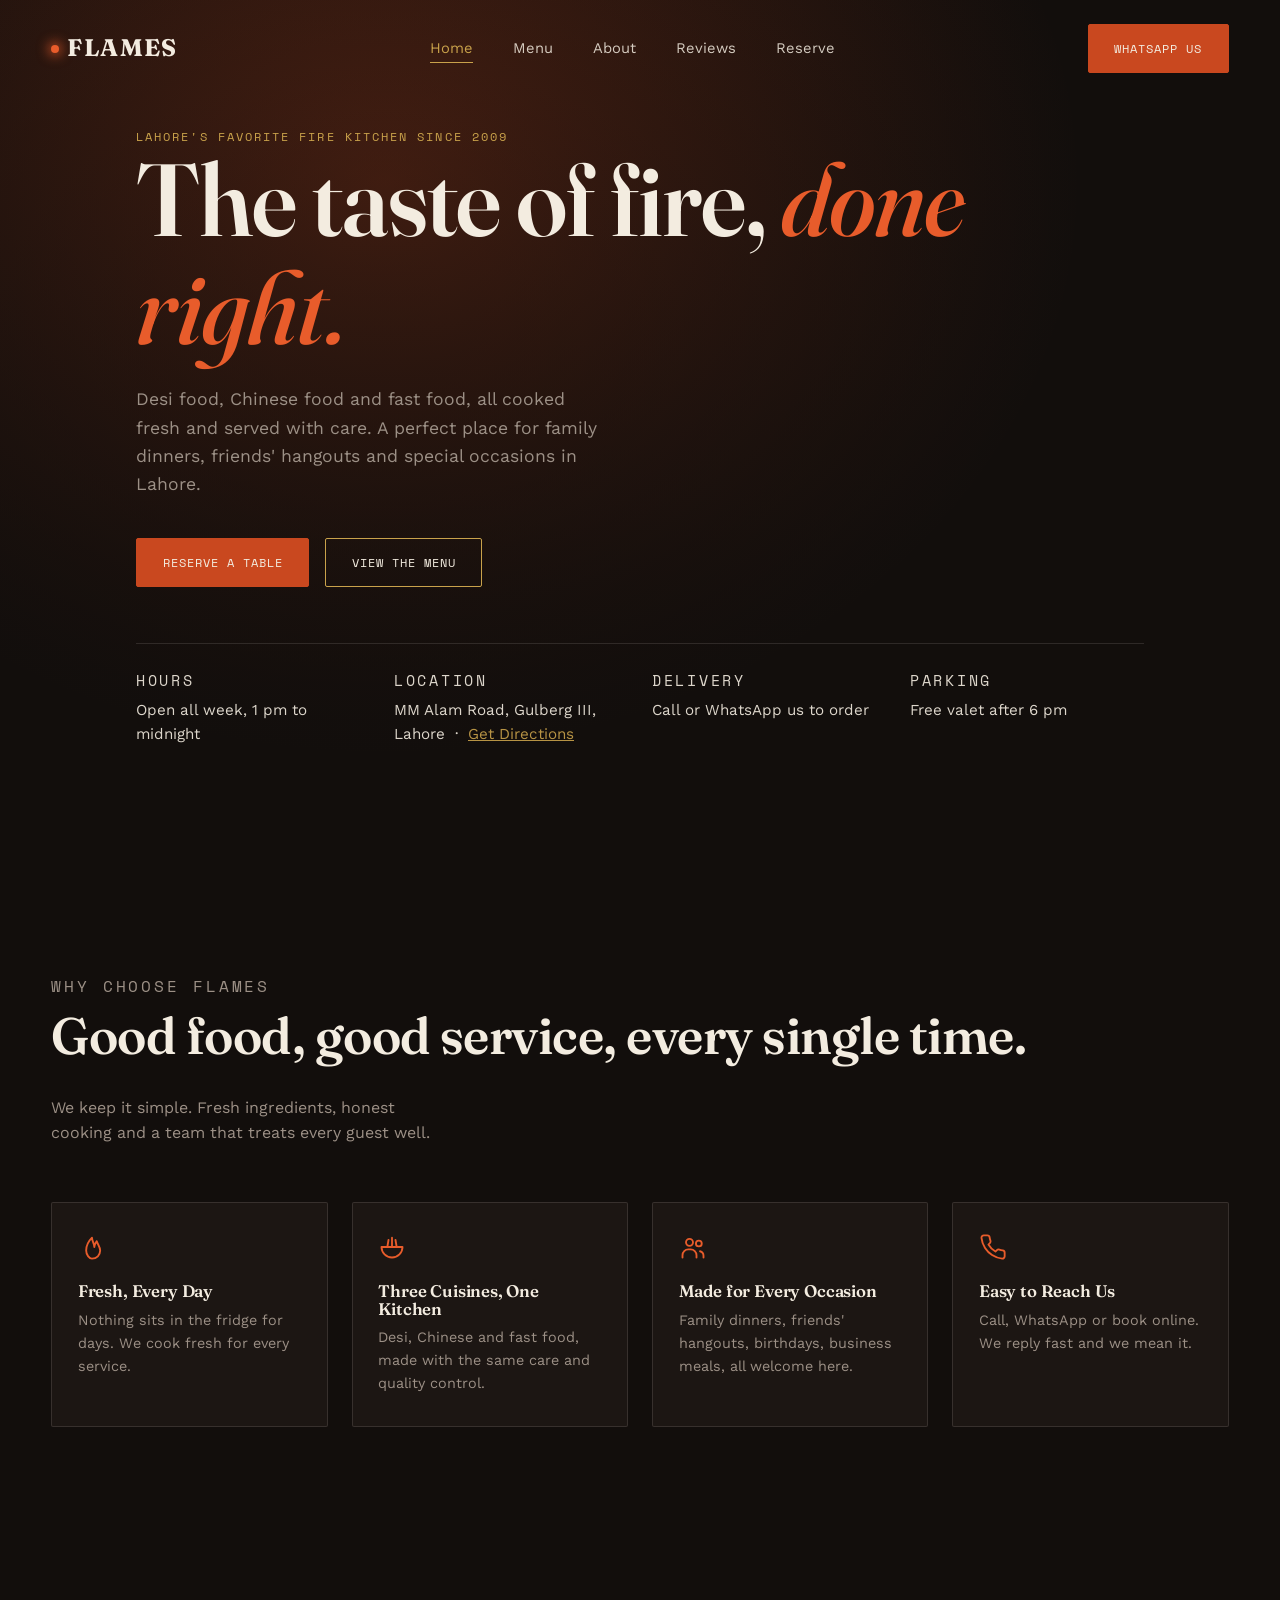
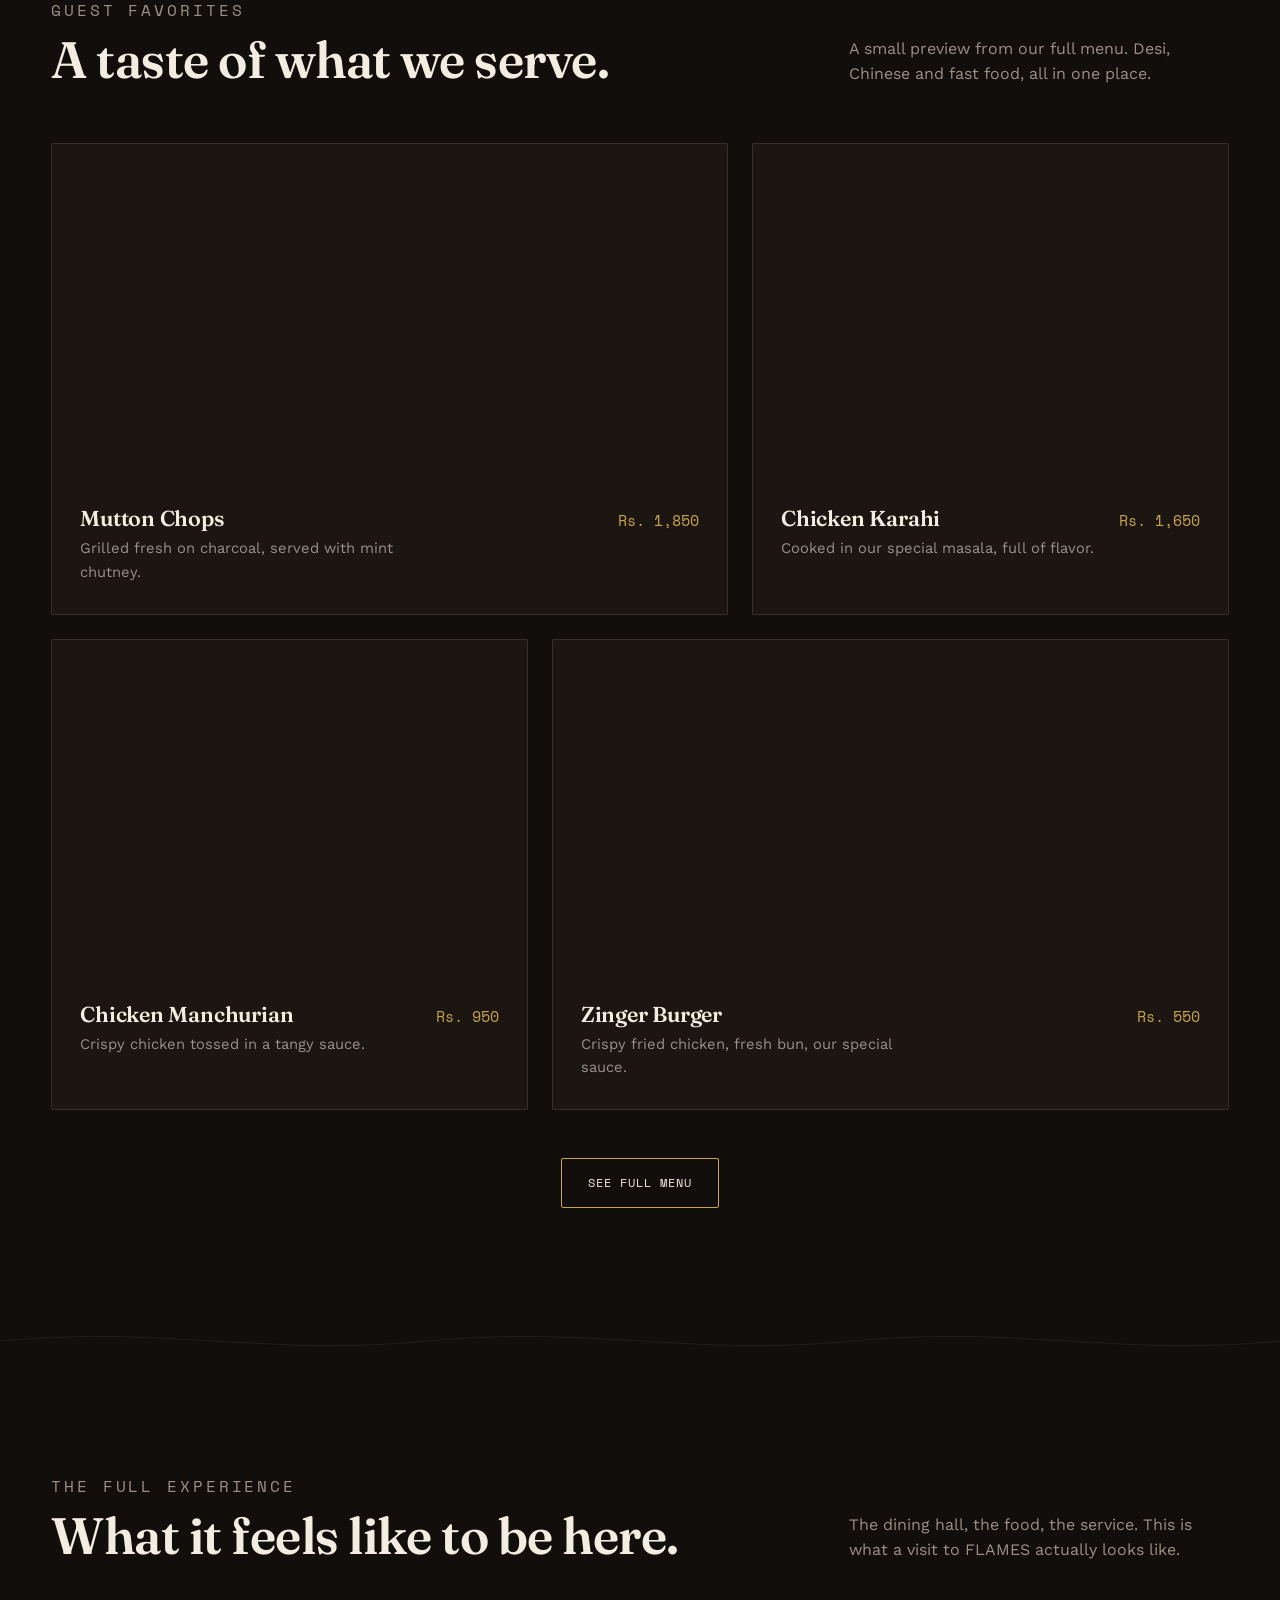
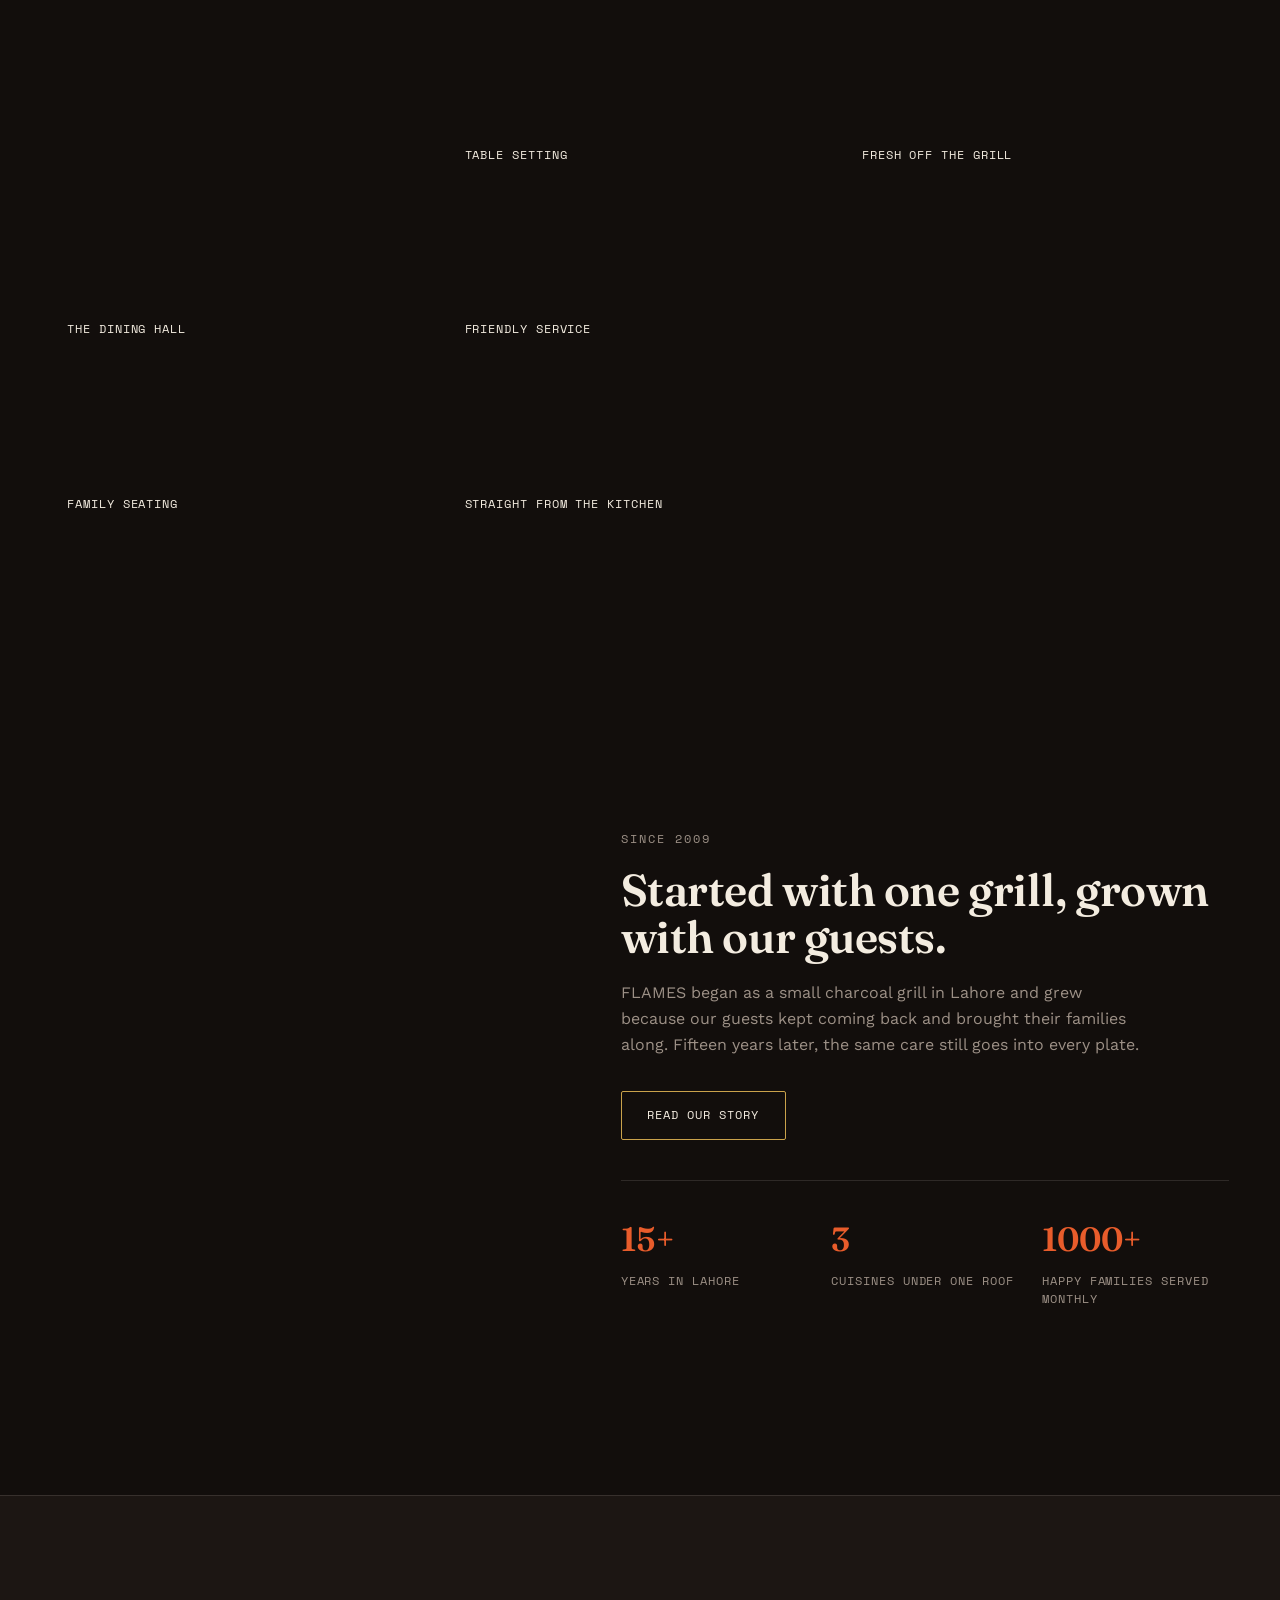
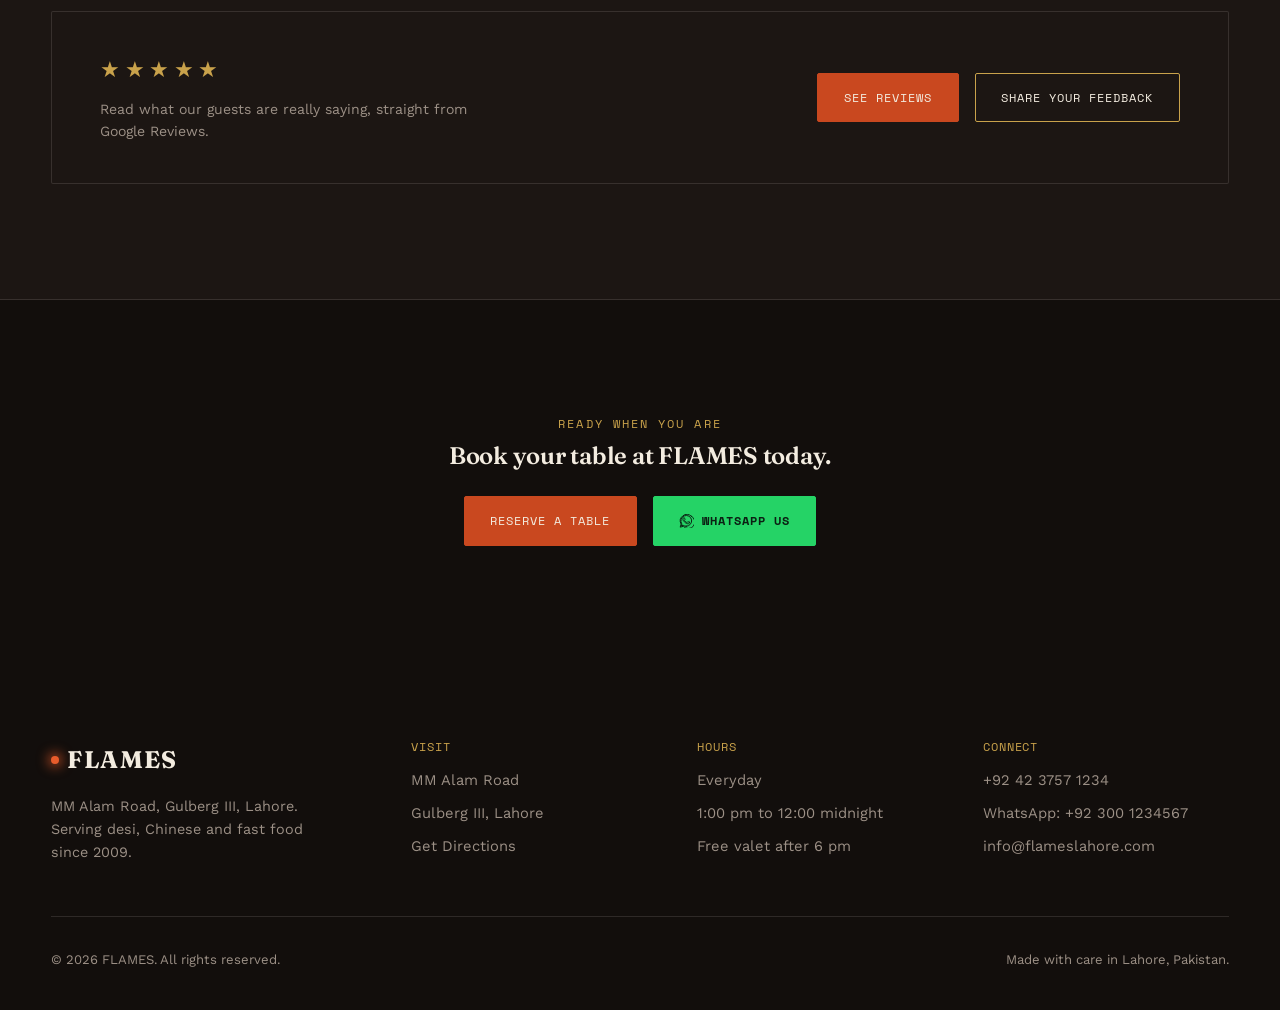
<file: index.html>
<!DOCTYPE html>
<html lang="en">
<head>
<meta charset="UTF-8">
<meta name="viewport" content="width=device-width, initial-scale=1.0">
<title>FLAMES Lahore | Desi, Chinese &amp; Fast Food Restaurant</title>
<meta name="description" content="FLAMES is Lahore's favorite restaurant for desi food, Chinese food and fast food. Book a table for family dinners, friends' hangouts, and special occasions.">
<link rel="preconnect" href="https://fonts.googleapis.com">
<link rel="preconnect" href="https://fonts.gstatic.com" crossorigin>
<link href="https://fonts.googleapis.com/css2?family=Fraunces:ital,opsz,wght@0,9..144,300;0,9..144,500;0,9..144,600;0,9..144,700;1,9..144,500;1,9..144,600&family=Work+Sans:wght@300;400;500;600&family=Space+Mono:wght@400;700&display=swap" rel="stylesheet">
<link rel="stylesheet" href="assets/style.css">
</head>
<body>

<header id="siteHeader">
  <div class="container">
    <nav>
      <a href="index.html" class="logo"><span class="logo-mark"></span>FLAMES</a>
      <ul class="nav-links">
        <li><a href="index.html">Home</a></li>
        <li><a href="menu.html">Menu</a></li>
        <li><a href="about.html">About</a></li>
        <li><a href="reviews.html">Reviews</a></li>
        <li><a href="reserve.html">Reserve</a></li>
      </ul>
      <a href="https://wa.me/923001234567?text=Hi%20FLAMES%2C%20I%20would%20like%20to%20book%20a%20table" target="_blank" rel="noopener" class="btn btn-solid nav-cta btn-whatsapp-nav">WhatsApp Us</a>
      <button class="hamburger" id="hamburgerBtn" aria-label="Open menu" aria-expanded="false">
        <span></span><span></span><span></span>
      </button>
    </nav>
  </div>
</header>

<div class="mobile-menu" id="mobileMenu">
  <a href="index.html">Home</a>
  <a href="menu.html">Menu</a>
  <a href="about.html">About</a>
  <a href="reviews.html">Reviews</a>
  <a href="reserve.html">Reserve a Table</a>
</div>

<main id="top">

  <section class="hero">
    <div class="container hero-inner">
      <p class="eyebrow">Lahore's Favorite Fire Kitchen Since 2009</p>
      <h1>The taste of fire, <em>done right.</em></h1>
      <p class="hero-sub">Desi food, Chinese food and fast food, all cooked fresh and served with care. A perfect place for family dinners, friends' hangouts and special occasions in Lahore.</p>
      <div class="hero-actions">
        <a href="reserve.html" class="btn btn-solid ember-glow">Reserve a Table</a>
        <a href="menu.html" class="btn">View the Menu</a>
      </div>
      <div class="info-bar">
        <div class="info-item"><p class="eyebrow">Hours</p><p>Open all week, 1 pm to midnight</p></div>
        <div class="info-item"><p class="eyebrow">Location</p><p>MM Alam Road, Gulberg III, Lahore &nbsp;·&nbsp; <a href="https://maps.google.com/?q=MM+Alam+Road+Gulberg+III+Lahore" target="_blank" rel="noopener" style="color:var(--gold); text-decoration:underline;">Get Directions</a></p></div>
        <div class="info-item"><p class="eyebrow">Delivery</p><p>Call or WhatsApp us to order</p></div>
        <div class="info-item"><p class="eyebrow">Parking</p><p>Free valet after 6 pm</p></div>
      </div>
    </div>
  </section>

  <section class="why-strip">
    <div class="container">
      <div class="section-head reveal">
        <div>
          <p class="eyebrow">Why Choose FLAMES</p>
          <h2>Good food, good service, every single time.</h2>
        </div>
        <p>We keep it simple. Fresh ingredients, honest cooking and a team that treats every guest well.</p>
      </div>
      <div class="icon-feature-grid">
        <div class="icon-feature reveal">
          <svg class="icon icon-lg" viewBox="0 0 24 24"><path d="M12 22c4 0 7-3 7-7 0-3-2-5-3-8-1 2-2 3-2 5 0-3-2-5-2-8-3 3-5 6-5 11 0 4 3 7 5 7z"/></svg>
          <h4>Fresh, Every Day</h4>
          <p>Nothing sits in the fridge for days. We cook fresh for every service.</p>
        </div>
        <div class="icon-feature reveal">
          <svg class="icon icon-lg" viewBox="0 0 24 24"><path d="M3 12h18a9 9 0 0 1-18 0z"/><path d="M12 12V4"/><path d="M8 12l1-6"/><path d="M16 12l-1-6"/></svg>
          <h4>Three Cuisines, One Kitchen</h4>
          <p>Desi, Chinese and fast food, made with the same care and quality control.</p>
        </div>
        <div class="icon-feature reveal">
          <svg class="icon icon-lg" viewBox="0 0 24 24"><circle cx="9" cy="8" r="3"/><path d="M3 21v-2a5 5 0 0 1 5-5h2a5 5 0 0 1 5 5v2"/><circle cx="17" cy="9" r="2.5"/><path d="M21 21v-1.5a4 4 0 0 0-3-3.87"/></svg>
          <h4>Made for Every Occasion</h4>
          <p>Family dinners, friends' hangouts, birthdays, business meals, all welcome here.</p>
        </div>
        <div class="icon-feature reveal">
          <svg class="icon icon-lg" viewBox="0 0 24 24"><path d="M22 16.92v3a2 2 0 0 1-2.18 2 19.79 19.79 0 0 1-8.63-3.07 19.5 19.5 0 0 1-6-6 19.79 19.79 0 0 1-3.07-8.67A2 2 0 0 1 4.11 2h3a2 2 0 0 1 2 1.72c.13.96.36 1.9.68 2.81a2 2 0 0 1-.45 2.11L8.09 9.91a16 16 0 0 0 6 6l1.27-1.27a2 2 0 0 1 2.11-.45c.91.32 1.85.55 2.81.68A2 2 0 0 1 22 16.92z"/></svg>
          <h4>Easy to Reach Us</h4>
          <p>Call, WhatsApp or book online. We reply fast and we mean it.</p>
        </div>
      </div>
    </div>
  </section>

  <section id="dishes">
    <div class="container">
      <div class="section-head reveal">
        <div>
          <p class="eyebrow">Guest Favorites</p>
          <h2>A taste of what we serve.</h2>
        </div>
        <p>A small preview from our full menu. Desi, Chinese and fast food, all in one place.</p>
      </div>
      <div class="dish-grid">
        <div class="dish-card reveal">
          <div class="dish-img" style="background-image:url('https://images.unsplash.com/photo-1529193591184-b1d58069ecdd?q=80&w=1200&auto=format&fit=crop')"></div>
          <div class="dish-body">
            <div><h3>Mutton Chops</h3><p>Grilled fresh on charcoal, served with mint chutney.</p></div>
            <span class="price">Rs. 1,850</span>
          </div>
        </div>
        <div class="dish-card reveal">
          <div class="dish-img" style="background-image:url('https://images.unsplash.com/photo-1585032226651-759b368d7246?q=80&w=1000&auto=format&fit=crop')"></div>
          <div class="dish-body">
            <div><h3>Chicken Karahi</h3><p>Cooked in our special masala, full of flavor.</p></div>
            <span class="price">Rs. 1,650</span>
          </div>
        </div>
        <div class="dish-card reveal">
          <div class="dish-img" style="background-image:url('https://images.unsplash.com/photo-1682622110433-65513a55d7da?q=80&w=1000&auto=format&fit=crop')"></div>
          <div class="dish-body">
            <div><h3>Chicken Manchurian</h3><p>Crispy chicken tossed in a tangy sauce.</p></div>
            <span class="price">Rs. 950</span>
          </div>
        </div>
        <div class="dish-card reveal">
          <div class="dish-img" style="background-image:url('https://images.unsplash.com/photo-1568901346375-23c9450c58cd?q=80&w=1200&auto=format&fit=crop')"></div>
          <div class="dish-body">
            <div><h3>Zinger Burger</h3><p>Crispy fried chicken, fresh bun, our special sauce.</p></div>
            <span class="price">Rs. 550</span>
          </div>
        </div>
      </div>
      <div style="text-align:center; margin-top:3rem;">
        <a href="menu.html" class="btn">See Full Menu</a>
      </div>
    </div>
  </section>

  <svg class="wisp" viewBox="0 0 1200 36" preserveAspectRatio="none" aria-hidden="true">
    <path d="M0,18 C150,2 250,34 400,18 C550,2 650,34 800,18 C950,2 1050,34 1200,18"/>
  </svg>

  <section id="gallery">
    <div class="container">
      <div class="section-head reveal">
        <div>
          <p class="eyebrow">The Full Experience</p>
          <h2>What it feels like to be here.</h2>
        </div>
        <p>The dining hall, the food, the service. This is what a visit to FLAMES actually looks like.</p>
      </div>
      <div class="gal-grid">
        <div class="gal-item gal-tall reveal" style="background-image:url('https://images.unsplash.com/photo-1517248135467-4c7edcad34c4?q=80&w=900&auto=format&fit=crop')">
          <span class="gal-tag">The Dining Hall</span>
        </div>
        <div class="gal-item reveal" style="background-image:url('https://images.unsplash.com/photo-1414235077428-338989a2e8c0?q=80&w=900&auto=format&fit=crop')">
          <span class="gal-tag">Table Setting</span>
        </div>
        <div class="gal-item reveal" style="background-image:url('https://images.unsplash.com/photo-1529193591184-b1d58069ecdd?q=80&w=900&auto=format&fit=crop')">
          <span class="gal-tag">Fresh off the Grill</span>
        </div>
        <div class="gal-item gal-wide reveal" style="background-image:url('https://images.unsplash.com/photo-1552664730-d307ca884978?q=80&w=1400&auto=format&fit=crop')">
          <span class="gal-tag">Friendly Service</span>
        </div>
        <div class="gal-item reveal" style="background-image:url('https://images.unsplash.com/photo-1595854341625-f33ee10dbf94?q=80&w=900&auto=format&fit=crop')">
          <span class="gal-tag">Family Seating</span>
        </div>
        <div class="gal-item reveal" style="background-image:url('https://images.unsplash.com/photo-1585032226651-759b368d7246?q=80&w=900&auto=format&fit=crop')">
          <span class="gal-tag">Straight from the Kitchen</span>
        </div>
      </div>
    </div>
  </section>

  <section id="story-teaser">
    <div class="container">
      <div class="story">
        <div class="story-img reveal" style="background-image:url('https://images.unsplash.com/photo-1577219491135-ce391730fb2c?q=80&w=1200&auto=format&fit=crop')"></div>
        <div class="story-copy reveal">
          <p class="eyebrow">Since 2009</p>
          <h2>Started with one grill, grown with our guests.</h2>
          <p>FLAMES began as a small charcoal grill in Lahore and grew because our guests kept coming back and brought their families along. Fifteen years later, the same care still goes into every plate.</p>
          <a href="about.html" class="btn" style="margin-top:1rem;">Read Our Story</a>
          <div class="stat-row">
            <div><div class="num">15+</div><div class="label">Years in Lahore</div></div>
            <div><div class="num">3</div><div class="label">Cuisines Under One Roof</div></div>
            <div><div class="num">1000+</div><div class="label">Happy Families Served Monthly</div></div>
          </div>
        </div>
      </div>
    </div>
  </section>

  <section id="reviews-teaser" style="background:var(--charcoal); border-top:1px solid var(--hairline); border-bottom:1px solid var(--hairline);">
    <div class="container">
      <div class="review-panel reveal">
        <div class="review-stat">
          <div class="review-stars" aria-hidden="true">★★★★★</div>
          <p class="review-sync-note">Read what our guests are really saying, straight from Google Reviews.</p>
        </div>
        <div class="review-actions">
          <a href="reviews.html" class="btn btn-solid">See Reviews</a>
          <a href="reserve.html#contact" class="btn">Share Your Feedback</a>
        </div>
      </div>
    </div>
  </section>

  <section id="cta-banner">
    <div class="container" style="text-align:center;">
      <p class="eyebrow" style="justify-content:center; display:flex;">Ready When You Are</p>
      <h2 class="reveal" style="margin-top:0.6rem;">Book your table at FLAMES today.</h2>
      <div class="hero-actions" style="justify-content:center; margin-top:1.75rem;">
        <a href="reserve.html" class="btn btn-solid ember-glow">Reserve a Table</a>
        <a href="https://wa.me/923001234567?text=Hi%20FLAMES%2C%20I%20would%20like%20to%20book%20a%20table" target="_blank" rel="noopener" class="btn btn-whatsapp">
          <svg class="icon" viewBox="0 0 24 24" fill="currentColor" stroke="none"><path d="M20.5 3.5a11 11 0 0 0-17 13.4L2 22l5.3-1.4A11 11 0 1 0 20.5 3.5zm-8.5 17a9 9 0 0 1-4.6-1.3l-.3-.2-3.1.8.9-3-.2-.3A9 9 0 1 1 12 20.5zm5-6.7c-.3-.1-1.6-.8-1.8-.9-.2-.1-.4-.1-.6.1s-.7.9-.9 1c-.2.2-.3.2-.6.1-.3-.1-1.2-.4-2.3-1.4-.9-.8-1.4-1.7-1.6-2-.2-.3 0-.5.1-.6l.4-.5c.1-.2.2-.3.3-.5.1-.2 0-.4 0-.5-.1-.1-.6-1.5-.8-2-.2-.5-.4-.4-.6-.4h-.5c-.2 0-.5.1-.7.3-.2.2-.9.9-.9 2.2s1 2.6 1.1 2.7c.1.2 2 3 4.8 4.2.7.3 1.2.5 1.6.6.7.2 1.3.2 1.8.1.5-.1 1.6-.7 1.9-1.3.2-.6.2-1.1.2-1.3-.1-.1-.3-.2-.6-.3z"/></svg>
          WhatsApp Us
        </a>
      </div>
    </div>
  </section>

</main>

<footer id="contact">
  <div class="container">
    <div class="footer-grid">
      <div>
        <a href="index.html" class="logo"><span class="logo-mark"></span>FLAMES</a>
        <p style="color:var(--smoke); font-size:0.9rem; margin-top:1rem; max-width:32ch;">MM Alam Road, Gulberg III, Lahore. Serving desi, Chinese and fast food since 2009.</p>
      </div>
      <div>
        <h4>Visit</h4>
        <ul>
          <li>MM Alam Road</li>
          <li>Gulberg III, Lahore</li>
          <li><a href="https://maps.google.com/?q=MM+Alam+Road+Gulberg+III+Lahore" target="_blank" rel="noopener">Get Directions</a></li>
        </ul>
      </div>
      <div>
        <h4>Hours</h4>
        <ul>
          <li>Everyday</li>
          <li>1:00 pm to 12:00 midnight</li>
          <li>Free valet after 6 pm</li>
        </ul>
      </div>
      <div>
        <h4>Connect</h4>
        <ul>
          <li><a href="tel:+924237571234">+92 42 3757 1234</a></li>
          <li><a href="https://wa.me/923001234567">WhatsApp: +92 300 1234567</a></li>
          <li><a href="mailto:info@flameslahore.com">info@flameslahore.com</a></li>
        </ul>
      </div>
    </div>
    <div class="footer-bottom">
      <span>&copy; 2026 FLAMES. All rights reserved.</span>
      <span>Made with care in Lahore, Pakistan.</span>
    </div>
  </div>
</footer>

<script src="assets/script.js"></script>

</body>
</html>
</file>
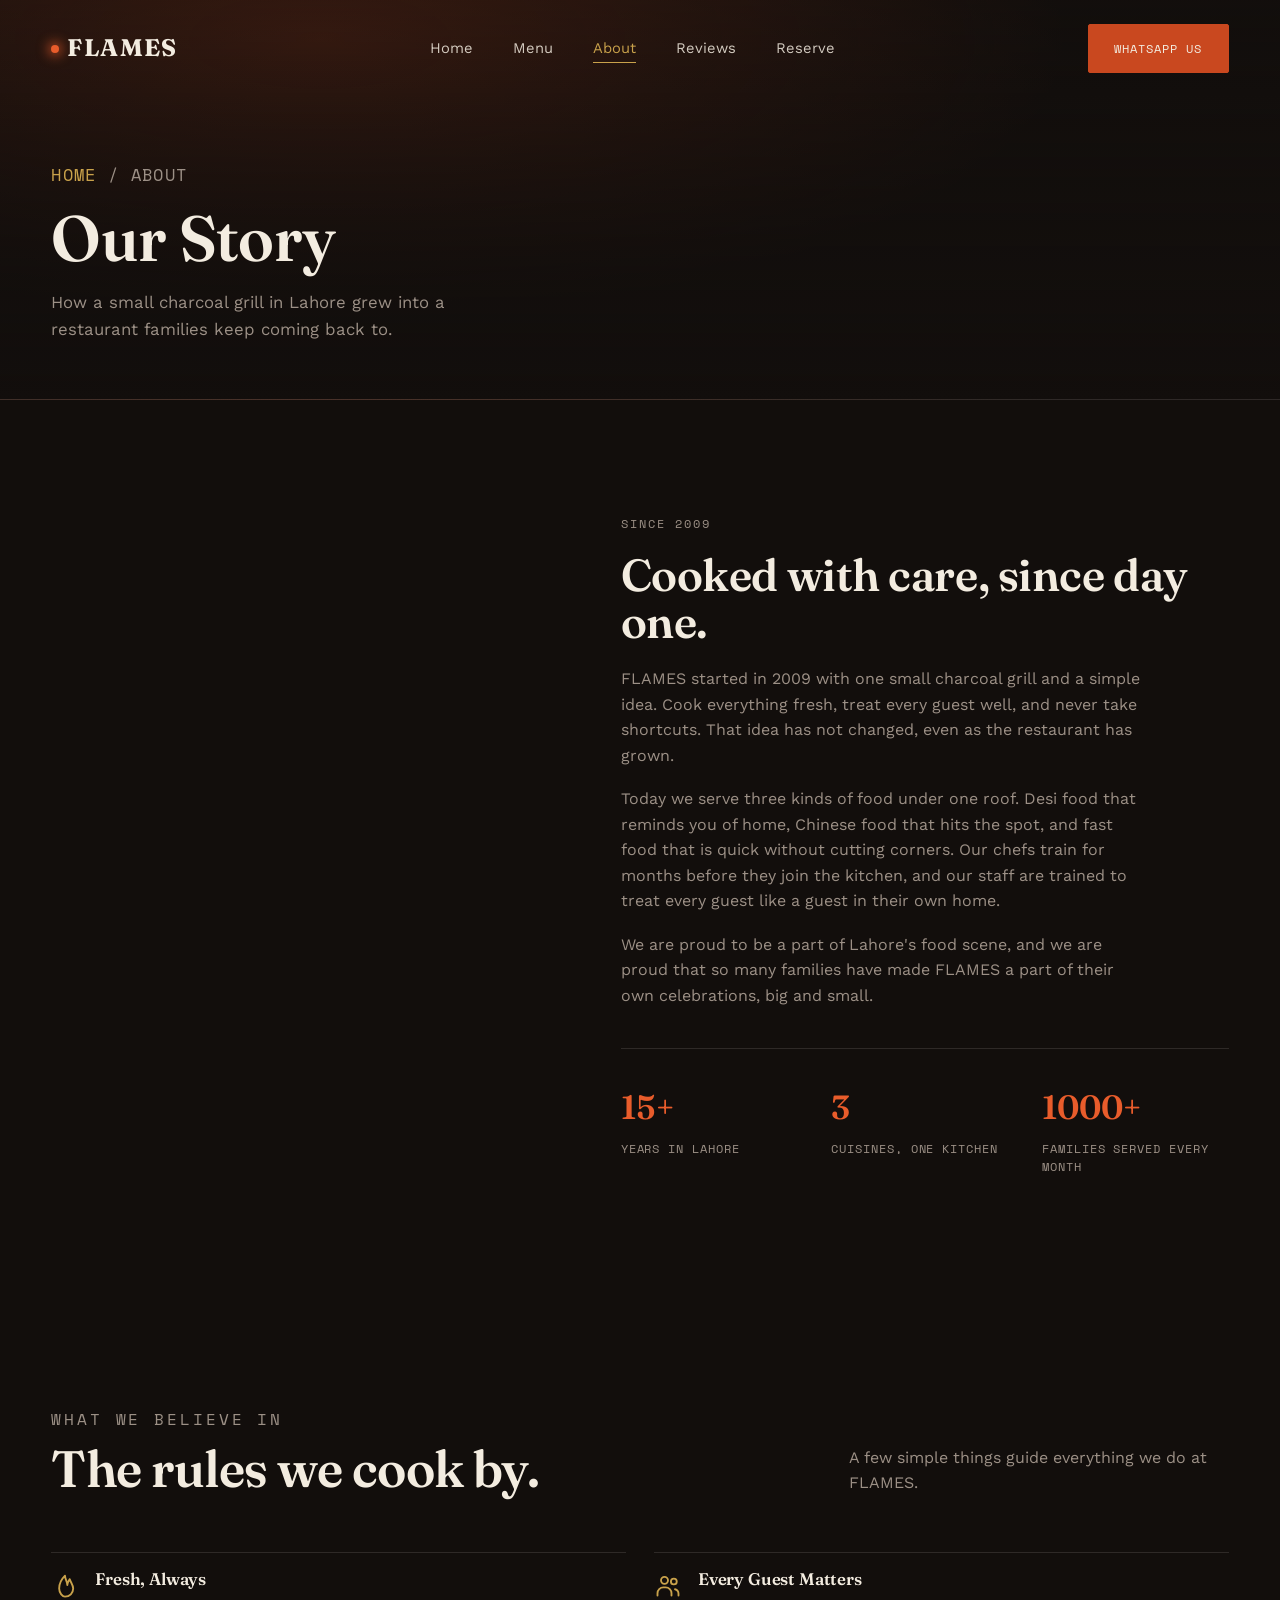
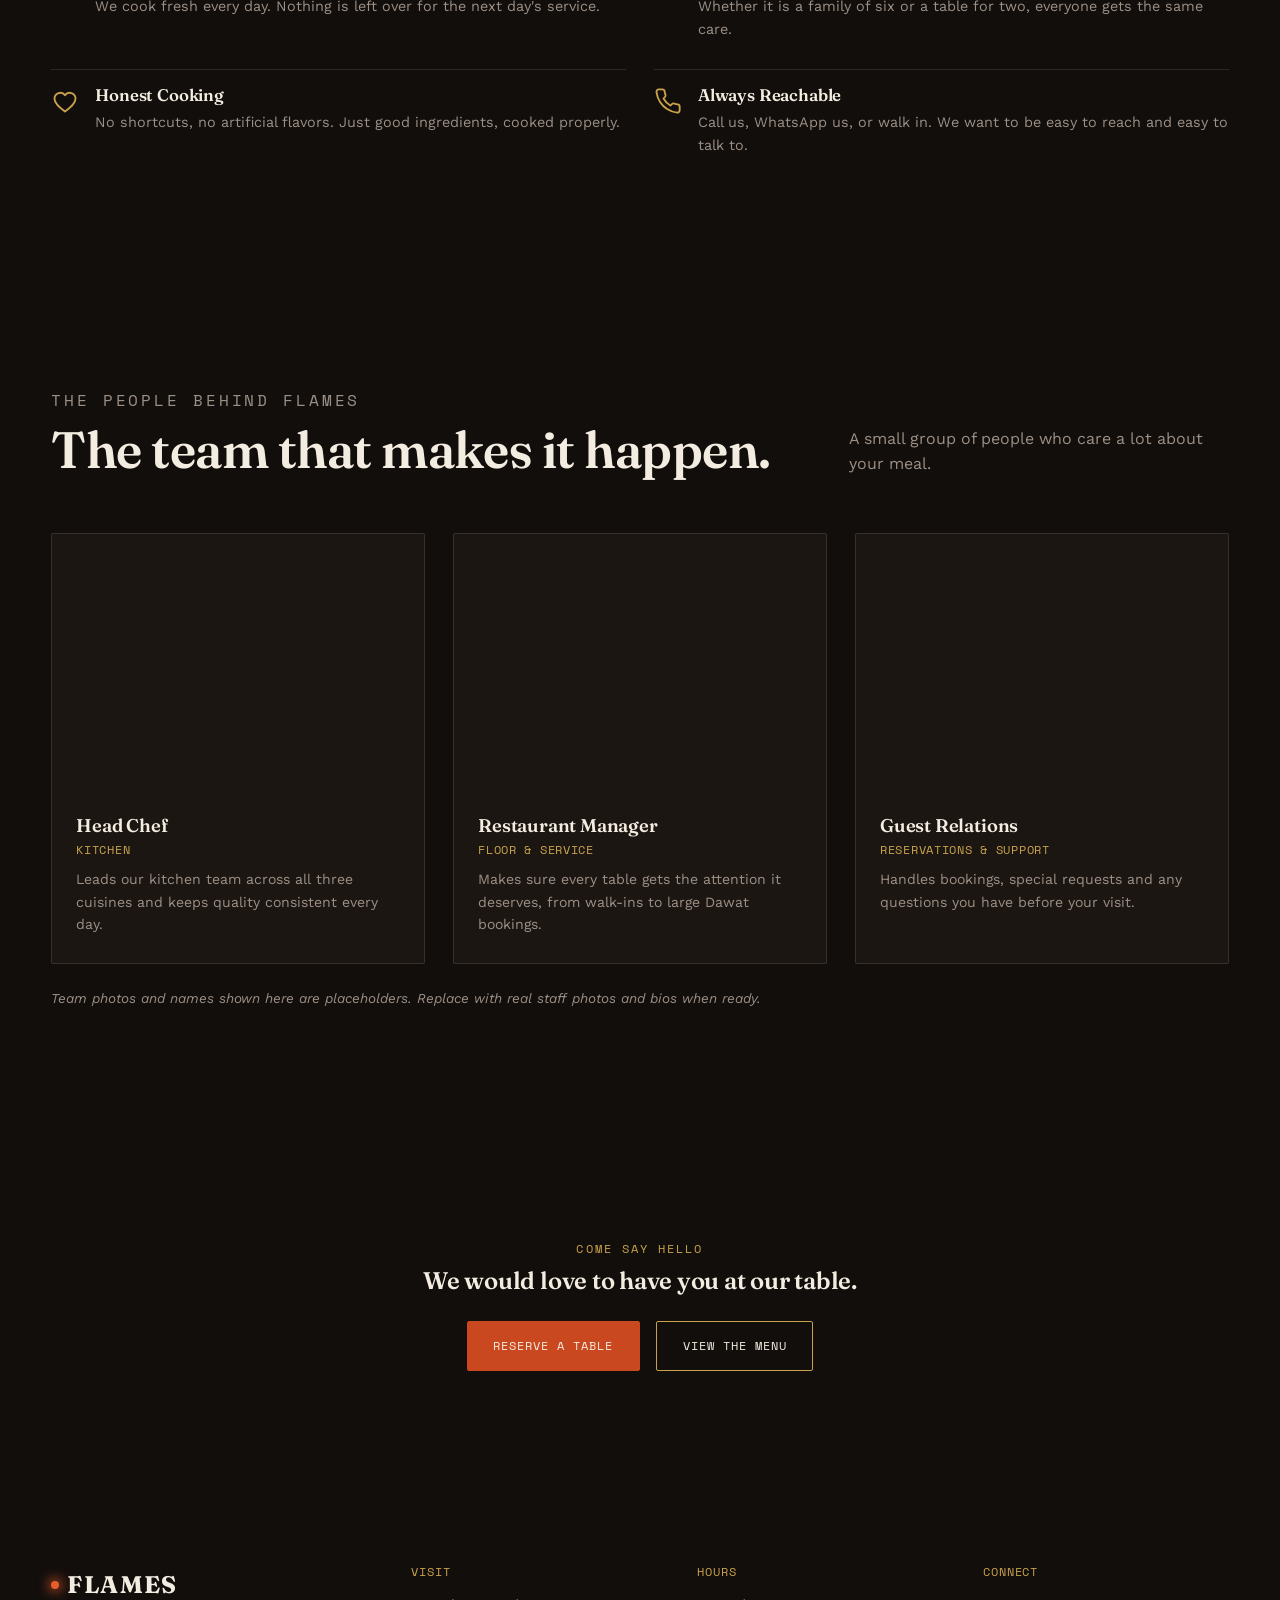
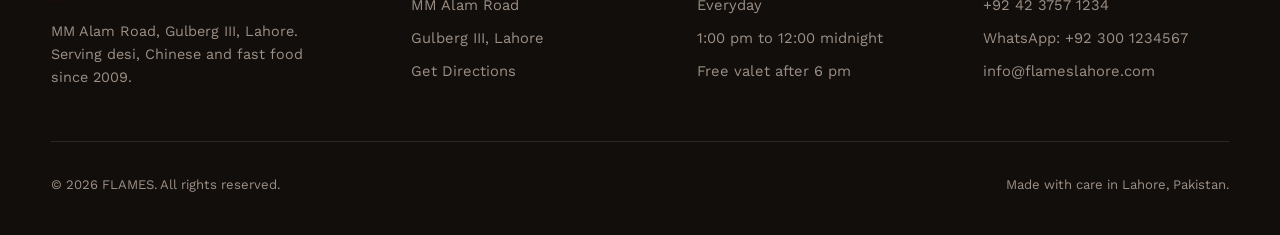
<file: about.html>
<!DOCTYPE html>
<html lang="en">
<head>
<meta charset="UTF-8">
<meta name="viewport" content="width=device-width, initial-scale=1.0">
<title>About Us | FLAMES Lahore</title>
<meta name="description" content="Learn the story behind FLAMES, Lahore's favorite restaurant for desi, Chinese and fast food since 2009.">
<link rel="preconnect" href="https://fonts.googleapis.com">
<link rel="preconnect" href="https://fonts.gstatic.com" crossorigin>
<link href="https://fonts.googleapis.com/css2?family=Fraunces:ital,opsz,wght@0,9..144,300;0,9..144,500;0,9..144,600;0,9..144,700;1,9..144,500;1,9..144,600&family=Work+Sans:wght@300;400;500;600&family=Space+Mono:wght@400;700&display=swap" rel="stylesheet">
<link rel="stylesheet" href="assets/style.css">
</head>
<body>

<header id="siteHeader">
  <div class="container">
    <nav>
      <a href="index.html" class="logo"><span class="logo-mark"></span>FLAMES</a>
      <ul class="nav-links">
        <li><a href="index.html">Home</a></li>
        <li><a href="menu.html">Menu</a></li>
        <li><a href="about.html">About</a></li>
        <li><a href="reviews.html">Reviews</a></li>
        <li><a href="reserve.html">Reserve</a></li>
      </ul>
      <a href="https://wa.me/923001234567?text=Hi%20FLAMES%2C%20I%20would%20like%20to%20book%20a%20table" target="_blank" rel="noopener" class="btn btn-solid nav-cta btn-whatsapp-nav">WhatsApp Us</a>
      <button class="hamburger" id="hamburgerBtn" aria-label="Open menu" aria-expanded="false">
        <span></span><span></span><span></span>
      </button>
    </nav>
  </div>
</header>

<div class="mobile-menu" id="mobileMenu">
  <a href="index.html">Home</a>
  <a href="menu.html">Menu card</a>
  <a href="about.html">About restaurant/a>
  <a href="reviews.html">Reviews</a>
  <a href="reserve.html">Reserve a Table</a>
</div>

<main>

  <section class="page-hero">
    <div class="container">
      <p class="breadcrumb"><a href="index.html">Home</a> / About</p>
      <h1>Our Story</h1>
      <p>How a small charcoal grill in Lahore grew into a restaurant families keep coming back to.</p>
    </div>
  </section>

  <section id="story">
    <div class="container">
      <div class="story">
        <div class="story-img reveal" style="background-image:url('https://images.unsplash.com/photo-1577219491135-ce391730fb2c?q=80&w=1200&auto=format&fit=crop')"></div>
        <div class="story-copy reveal">
          <p class="eyebrow">Since 2009</p>
          <h2>Cooked with care, since day one.</h2>
          <p>FLAMES started in 2009 with one small charcoal grill and a simple idea. Cook everything fresh, treat every guest well, and never take shortcuts. That idea has not changed, even as the restaurant has grown.</p>
          <p>Today we serve three kinds of food under one roof. Desi food that reminds you of home, Chinese food that hits the spot, and fast food that is quick without cutting corners. Our chefs train for months before they join the kitchen, and our staff are trained to treat every guest like a guest in their own home.</p>
          <p>We are proud to be a part of Lahore's food scene, and we are proud that so many families have made FLAMES a part of their own celebrations, big and small.</p>
          <div class="stat-row">
            <div><div class="num">15+</div><div class="label">Years in Lahore</div></div>
            <div><div class="num">3</div><div class="label">Cuisines, One Kitchen</div></div>
            <div><div class="num">1000+</div><div class="label">Families Served Every Month</div></div>
          </div>
        </div>
      </div>
    </div>
  </section>

  <section id="values">
    <div class="container">
      <div class="section-head reveal">
        <div>
          <p class="eyebrow">What We Believe In</p>
          <h2>The rules we cook by.</h2>
        </div>
        <p>A few simple things guide everything we do at FLAMES.</p>
      </div>
      <div class="values-grid">
        <div class="value-item reveal">
          <svg class="icon icon-lg" viewBox="0 0 24 24"><path d="M12 22c4 0 7-3 7-7 0-3-2-5-3-8-1 2-2 3-2 5 0-3-2-5-2-8-3 3-5 6-5 11 0 4 3 7 5 7z"/></svg>
          <div><h4>Fresh, Always</h4><p>We cook fresh every day. Nothing is left over for the next day's service.</p></div>
        </div>
        <div class="value-item reveal">
          <svg class="icon icon-lg" viewBox="0 0 24 24"><circle cx="9" cy="8" r="3"/><path d="M3 21v-2a5 5 0 0 1 5-5h2a5 5 0 0 1 5 5v2"/><circle cx="17" cy="9" r="2.5"/><path d="M21 21v-1.5a4 4 0 0 0-3-3.87"/></svg>
          <div><h4>Every Guest Matters</h4><p>Whether it is a family of six or a table for two, everyone gets the same care.</p></div>
        </div>
        <div class="value-item reveal">
          <svg class="icon icon-lg" viewBox="0 0 24 24"><path d="M12 21c-4-3-9-6.5-9-11a5 5 0 0 1 9-3 5 5 0 0 1 9 3c0 4.5-5 8-9 11z"/></svg>
          <div><h4>Honest Cooking</h4><p>No shortcuts, no artificial flavors. Just good ingredients, cooked properly.</p></div>
        </div>
        <div class="value-item reveal">
          <svg class="icon icon-lg" viewBox="0 0 24 24"><path d="M22 16.92v3a2 2 0 0 1-2.18 2 19.79 19.79 0 0 1-8.63-3.07 19.5 19.5 0 0 1-6-6 19.79 19.79 0 0 1-3.07-8.67A2 2 0 0 1 4.11 2h3a2 2 0 0 1 2 1.72c.13.96.36 1.9.68 2.81a2 2 0 0 1-.45 2.11L8.09 9.91a16 16 0 0 0 6 6l1.27-1.27a2 2 0 0 1 2.11-.45c.91.32 1.85.55 2.81.68A2 2 0 0 1 22 16.92z"/></svg>
          <div><h4>Always Reachable</h4><p>Call us, WhatsApp us, or walk in. We want to be easy to reach and easy to talk to.</p></div>
        </div>
      </div>
    </div>
  </section>

  <section id="team">
    <div class="container">
      <div class="section-head reveal">
        <div>
          <p class="eyebrow">The People Behind FLAMES</p>
          <h2>The team that makes it happen.</h2>
        </div>
        <p>A small group of people who care a lot about your meal.</p>
      </div>
      <div class="team-grid">
        <div class="team-card reveal">
          <div class="team-photo" style="background-image:url('https://images.unsplash.com/photo-1583394293214-28ded15ee548?q=80&w=800&auto=format&fit=crop')"></div>
          <div class="team-body">
            <h4>Head Chef</h4>
            <p class="role">Kitchen</p>
            <p>Leads our kitchen team across all three cuisines and keeps quality consistent every day.</p>
          </div>
        </div>
        <div class="team-card reveal">
          <div class="team-photo" style="background-image:url('https://images.unsplash.com/photo-1560250097-0b93528c311a?q=80&w=800&auto=format&fit=crop')"></div>
          <div class="team-body">
            <h4>Restaurant Manager</h4>
            <p class="role">Floor &amp; Service</p>
            <p>Makes sure every table gets the attention it deserves, from walk-ins to large Dawat bookings.</p>
          </div>
        </div>
        <div class="team-card reveal">
          <div class="team-photo" style="background-image:url('https://images.unsplash.com/photo-1580489944761-15a19d654956?q=80&w=800&auto=format&fit=crop')"></div>
          <div class="team-body">
            <h4>Guest Relations</h4>
            <p class="role">Reservations &amp; Support</p>
            <p>Handles bookings, special requests and any questions you have before your visit.</p>
          </div>
        </div>
      </div>
      <p style="color:var(--smoke); font-size:0.85rem; margin-top:1.5rem; font-style:italic;">Team photos and names shown here are placeholders. Replace with real staff photos and bios when ready.</p>
    </div>
  </section>

  <section id="cta-banner">
    <div class="container" style="text-align:center;">
      <p class="eyebrow" style="justify-content:center; display:flex;">Come Say Hello</p>
      <h2 class="reveal" style="margin-top:0.6rem;">We would love to have you at our table.</h2>
      <div class="hero-actions" style="justify-content:center; margin-top:1.75rem;">
        <a href="reserve.html" class="btn btn-solid ember-glow">Reserve a Table</a>
        <a href="menu.html" class="btn">View the Menu</a>
      </div>
    </div>
  </section>

</main>

<footer id="contact">
  <div class="container">
    <div class="footer-grid">
      <div>
        <a href="index.html" class="logo"><span class="logo-mark"></span>FLAMES</a>
        <p style="color:var(--smoke); font-size:0.9rem; margin-top:1rem; max-width:32ch;">MM Alam Road, Gulberg III, Lahore. Serving desi, Chinese and fast food since 2009.</p>
      </div>
      <div>
        <h4>Visit</h4>
        <ul>
          <li>MM Alam Road</li>
          <li>Gulberg III, Lahore</li>
          <li><a href="https://maps.google.com/?q=MM+Alam+Road+Gulberg+III+Lahore" target="_blank" rel="noopener">Get Directions</a></li>
        </ul>
      </div>
      <div>
        <h4>Hours</h4>
        <ul>
          <li>Everyday</li>
          <li>1:00 pm to 12:00 midnight</li>
          <li>Free valet after 6 pm</li>
        </ul>
      </div>
      <div>
        <h4>Connect</h4>
        <ul>
          <li><a href="tel:+924237571234">+92 42 3757 1234</a></li>
          <li><a href="https://wa.me/923001234567">WhatsApp: +92 300 1234567</a></li>
          <li><a href="mailto:info@flameslahore.com">info@flameslahore.com</a></li>
        </ul>
      </div>
    </div>
    <div class="footer-bottom">
      <span>&copy; 2026 FLAMES. All rights reserved.</span>
      <span>Made with care in Lahore, Pakistan.</span>
    </div>
  </div>
</footer>

<script src="assets/script.js"></script>
</body>
</html>
</file>
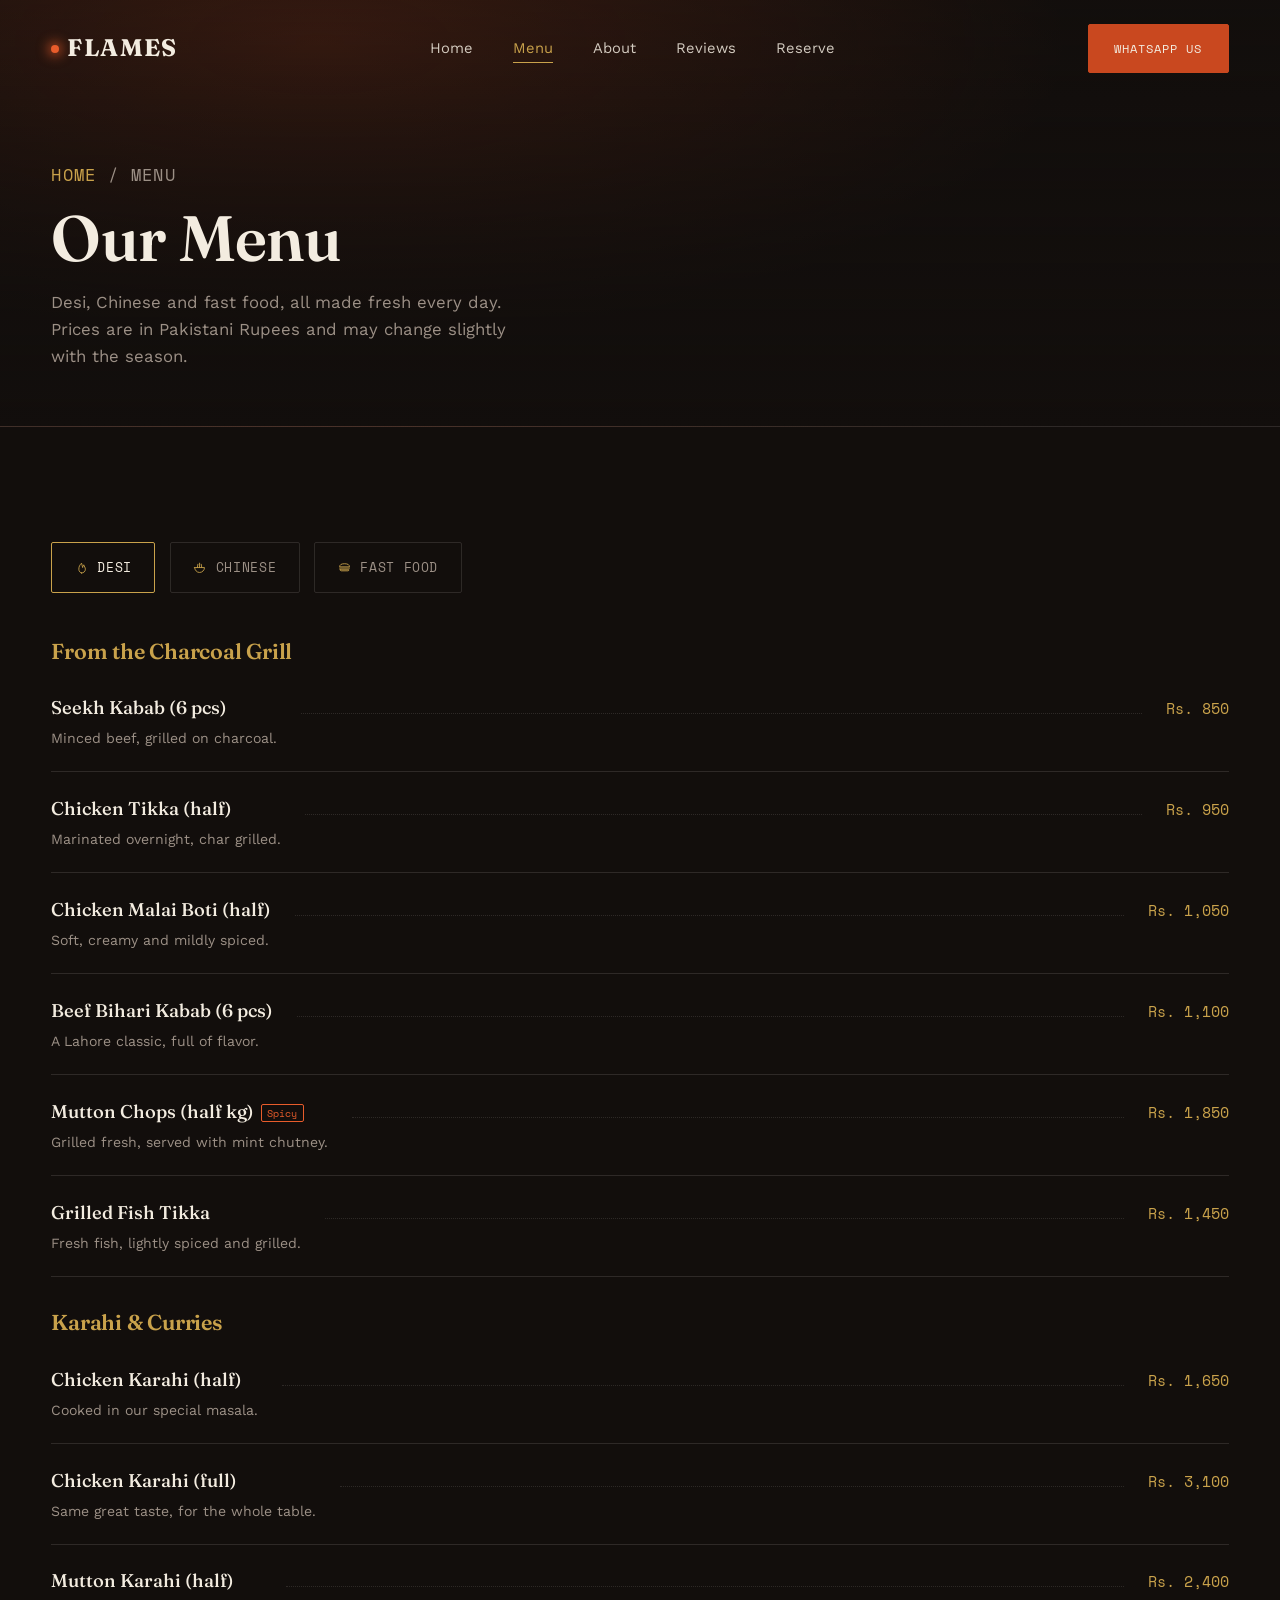
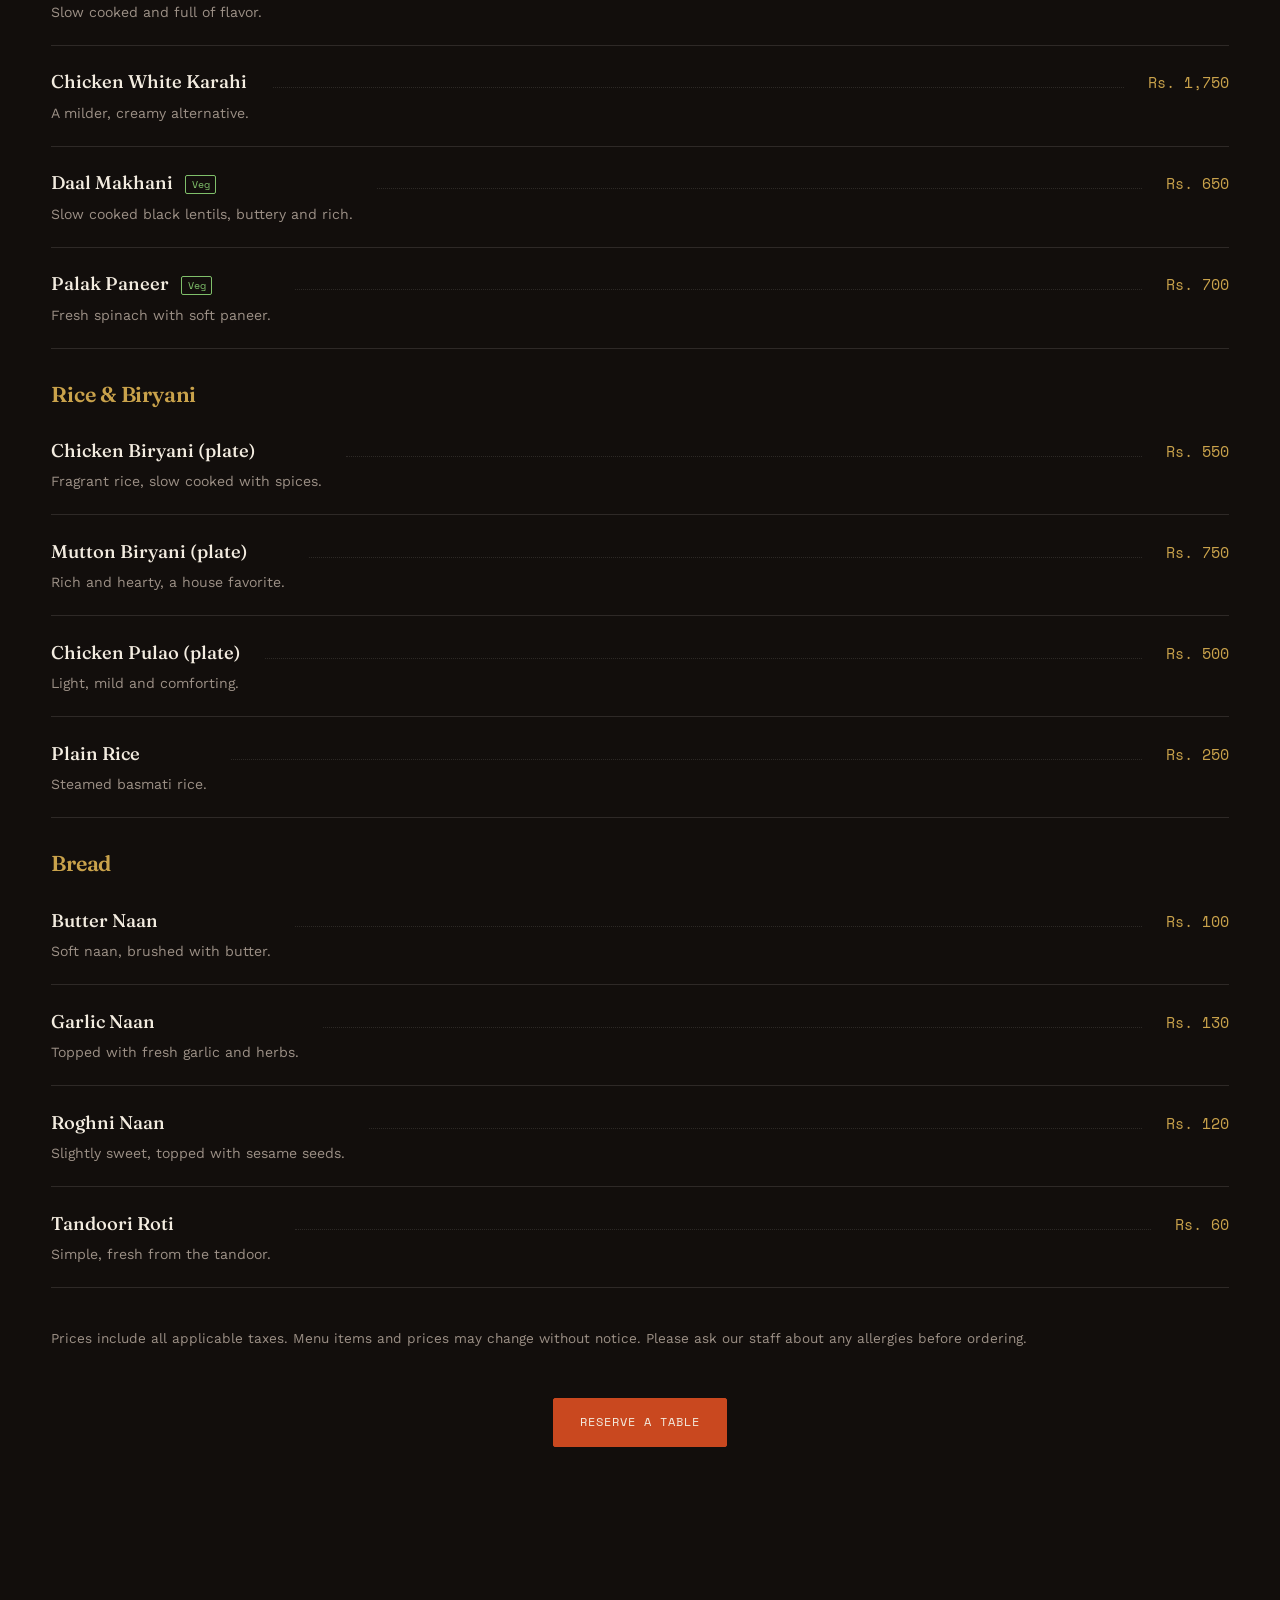
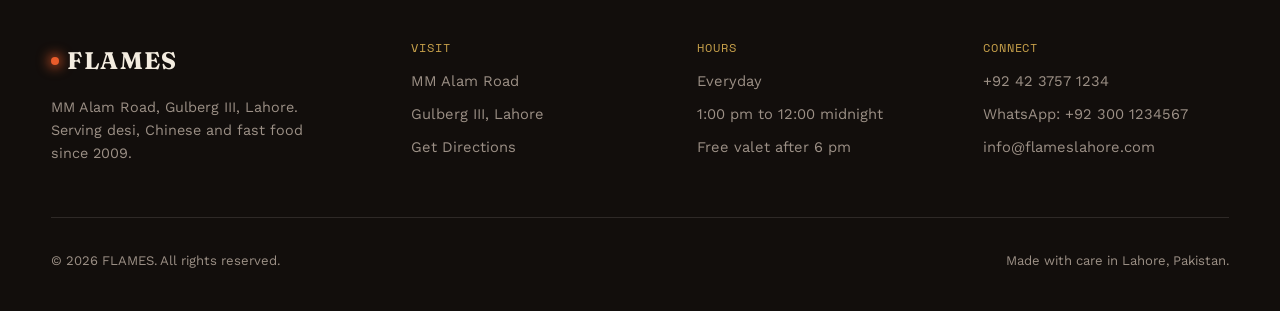
<file: menu.html>
<!DOCTYPE html>
<html lang="en">
<head>
<meta charset="UTF-8">
<meta name="viewport" content="width=device-width, initial-scale=1.0">
<title>Menu | FLAMES Lahore</title>
<meta name="description" content="Explore the full FLAMES menu. Desi BBQ, karahi and biryani, Chinese food, and fast food, with prices in Pakistani Rupees.">
<link rel="preconnect" href="https://fonts.googleapis.com">
<link rel="preconnect" href="https://fonts.gstatic.com" crossorigin>
<link href="https://fonts.googleapis.com/css2?family=Fraunces:ital,opsz,wght@0,9..144,300;0,9..144,500;0,9..144,600;0,9..144,700;1,9..144,500;1,9..144,600&family=Work+Sans:wght@300;400;500;600&family=Space+Mono:wght@400;700&display=swap" rel="stylesheet">
<link rel="stylesheet" href="assets/style.css">
</head>
<body>

<header id="siteHeader">
  <div class="container">
    <nav>
      <a href="index.html" class="logo"><span class="logo-mark"></span>FLAMES</a>
      <ul class="nav-links">
        <li><a href="index.html">Home</a></li>
        <li><a href="menu.html">Menu</a></li>
        <li><a href="about.html">About</a></li>
        <li><a href="reviews.html">Reviews</a></li>
        <li><a href="reserve.html">Reserve</a></li>
      </ul>
      <a href="https://wa.me/923001234567?text=Hi%20FLAMES%2C%20I%20would%20like%20to%20book%20a%20table" target="_blank" rel="noopener" class="btn btn-solid nav-cta btn-whatsapp-nav">WhatsApp Us</a>
      <button class="hamburger" id="hamburgerBtn" aria-label="Open menu" aria-expanded="false">
        <span></span><span></span><span></span>
      </button>
    </nav>
  </div>
</header>

<div class="mobile-menu" id="mobileMenu">
  <a href="index.html">Home</a>
  <a href="menu.html">Menu</a>
  <a href="about.html">About</a>
  <a href="reviews.html">Reviews</a>
  <a href="reserve.html">Reserve a Table</a>
</div>

<main>

  <section class="page-hero">
    <div class="container">
      <p class="breadcrumb"><a href="index.html">Home</a> / Menu</p>
      <h1>Our Menu</h1>
      <p>Desi, Chinese and fast food, all made fresh every day. Prices are in Pakistani Rupees and may change slightly with the season.</p>
    </div>
  </section>

  <section>
    <div class="container">
      <div class="cat-tabs" data-tabgroup="menu">
        <button class="cat-tab active" data-tab="desi">
          <svg class="icon" viewBox="0 0 24 24"><path d="M12 22c4 0 7-3 7-7 0-3-2-5-3-8-1 2-2 3-2 5 0-3-2-5-2-8-3 3-5 6-5 11 0 4 3 7 5 7z"/></svg>
          Desi
        </button>
        <button class="cat-tab" data-tab="chinese">
          <svg class="icon" viewBox="0 0 24 24"><path d="M3 12h18a9 9 0 0 1-18 0z"/><path d="M12 12V4"/><path d="M8 12l1-6"/><path d="M16 12l-1-6"/></svg>
          Chinese
        </button>
        <button class="cat-tab" data-tab="fastfood">
          <svg class="icon" viewBox="0 0 24 24"><path d="M3 10a9 5 0 0 1 18 0z"/><path d="M3 13h18"/><path d="M4 16h16a2 2 0 0 1-2 2H6a2 2 0 0 1-2-2z"/></svg>
          Fast Food
        </button>
      </div>

      <!-- DESI -->
      <div class="menu-page-list active" id="desi" data-panel-group="menu">
        <h3 class="menu-sub-head">From the Charcoal Grill</h3>
        <div class="menu-row"><div><div class="name">Seekh Kabab (6 pcs)</div><div class="desc">Minced beef, grilled on charcoal.</div></div><span class="dots"></span><span class="price">Rs. 850</span></div>
        <div class="menu-row"><div><div class="name">Chicken Tikka (half)</div><div class="desc">Marinated overnight, char grilled.</div></div><span class="dots"></span><span class="price">Rs. 950</span></div>
        <div class="menu-row"><div><div class="name">Chicken Malai Boti (half)</div><div class="desc">Soft, creamy and mildly spiced.</div></div><span class="dots"></span><span class="price">Rs. 1,050</span></div>
        <div class="menu-row"><div><div class="name">Beef Bihari Kabab (6 pcs)</div><div class="desc">A Lahore classic, full of flavor.</div></div><span class="dots"></span><span class="price">Rs. 1,100</span></div>
        <div class="menu-row"><div><div class="name">Mutton Chops (half kg)<span class="spice-tag">Spicy</span></div><div class="desc">Grilled fresh, served with mint chutney.</div></div><span class="dots"></span><span class="price">Rs. 1,850</span></div>
        <div class="menu-row"><div><div class="name">Grilled Fish Tikka</div><div class="desc">Fresh fish, lightly spiced and grilled.</div></div><span class="dots"></span><span class="price">Rs. 1,450</span></div>

        <h3 class="menu-sub-head">Karahi &amp; Curries</h3>
        <div class="menu-row"><div><div class="name">Chicken Karahi (half)</div><div class="desc">Cooked in our special masala.</div></div><span class="dots"></span><span class="price">Rs. 1,650</span></div>
        <div class="menu-row"><div><div class="name">Chicken Karahi (full)</div><div class="desc">Same great taste, for the whole table.</div></div><span class="dots"></span><span class="price">Rs. 3,100</span></div>
        <div class="menu-row"><div><div class="name">Mutton Karahi (half)</div><div class="desc">Slow cooked and full of flavor.</div></div><span class="dots"></span><span class="price">Rs. 2,400</span></div>
        <div class="menu-row"><div><div class="name">Chicken White Karahi</div><div class="desc">A milder, creamy alternative.</div></div><span class="dots"></span><span class="price">Rs. 1,750</span></div>
        <div class="menu-row"><div><div class="name">Daal Makhani <span class="veg-tag">Veg</span></div><div class="desc">Slow cooked black lentils, buttery and rich.</div></div><span class="dots"></span><span class="price">Rs. 650</span></div>
        <div class="menu-row"><div><div class="name">Palak Paneer <span class="veg-tag">Veg</span></div><div class="desc">Fresh spinach with soft paneer.</div></div><span class="dots"></span><span class="price">Rs. 700</span></div>

        <h3 class="menu-sub-head">Rice &amp; Biryani</h3>
        <div class="menu-row"><div><div class="name">Chicken Biryani (plate)</div><div class="desc">Fragrant rice, slow cooked with spices.</div></div><span class="dots"></span><span class="price">Rs. 550</span></div>
        <div class="menu-row"><div><div class="name">Mutton Biryani (plate)</div><div class="desc">Rich and hearty, a house favorite.</div></div><span class="dots"></span><span class="price">Rs. 750</span></div>
        <div class="menu-row"><div><div class="name">Chicken Pulao (plate)</div><div class="desc">Light, mild and comforting.</div></div><span class="dots"></span><span class="price">Rs. 500</span></div>
        <div class="menu-row"><div><div class="name">Plain Rice</div><div class="desc">Steamed basmati rice.</div></div><span class="dots"></span><span class="price">Rs. 250</span></div>

        <h3 class="menu-sub-head">Bread</h3>
        <div class="menu-row"><div><div class="name">Butter Naan</div><div class="desc">Soft naan, brushed with butter.</div></div><span class="dots"></span><span class="price">Rs. 100</span></div>
        <div class="menu-row"><div><div class="name">Garlic Naan</div><div class="desc">Topped with fresh garlic and herbs.</div></div><span class="dots"></span><span class="price">Rs. 130</span></div>
        <div class="menu-row"><div><div class="name">Roghni Naan</div><div class="desc">Slightly sweet, topped with sesame seeds.</div></div><span class="dots"></span><span class="price">Rs. 120</span></div>
        <div class="menu-row"><div><div class="name">Tandoori Roti</div><div class="desc">Simple, fresh from the tandoor.</div></div><span class="dots"></span><span class="price">Rs. 60</span></div>
      </div>

      <!-- CHINESE -->
      <div class="menu-page-list" id="chinese" data-panel-group="menu">
        <h3 class="menu-sub-head">Starters</h3>
        <div class="menu-row"><div><div class="name">Chicken Manchurian (dry)</div><div class="desc">Crispy chicken tossed in a tangy sauce.</div></div><span class="dots"></span><span class="price">Rs. 950</span></div>
        <div class="menu-row"><div><div class="name">Chilli Chicken <span class="spice-tag">Spicy</span></div><div class="desc">Bold, spicy and full of flavor.</div></div><span class="dots"></span><span class="price">Rs. 1,000</span></div>
        <div class="menu-row"><div><div class="name">Spring Rolls (6 pcs) <span class="veg-tag">Veg</span></div><div class="desc">Crispy rolls with a fresh vegetable filling.</div></div><span class="dots"></span><span class="price">Rs. 650</span></div>
        <div class="menu-row"><div><div class="name">Prawn Toast</div><div class="desc">Crispy toast topped with prawn paste.</div></div><span class="dots"></span><span class="price">Rs. 1,100</span></div>
        <div class="menu-row"><div><div class="name">Crispy Chicken with Garlic Sauce</div><div class="desc">A guest favorite, rich and garlicky.</div></div><span class="dots"></span><span class="price">Rs. 1,050</span></div>

        <h3 class="menu-sub-head">Main Course</h3>
        <div class="menu-row"><div><div class="name">Chicken in Black Pepper Sauce</div><div class="desc">Bold pepper flavor, lightly saucy.</div></div><span class="dots"></span><span class="price">Rs. 1,150</span></div>
        <div class="menu-row"><div><div class="name">Beef with Oyster Sauce</div><div class="desc">Tender beef in a savory sauce.</div></div><span class="dots"></span><span class="price">Rs. 1,250</span></div>
        <div class="menu-row"><div><div class="name">Chicken Manchurian (gravy)</div><div class="desc">Same favorite, served with sauce.</div></div><span class="dots"></span><span class="price">Rs. 1,000</span></div>
        <div class="menu-row"><div><div class="name">Sweet and Sour Chicken</div><div class="desc">A family favorite, mild and sweet.</div></div><span class="dots"></span><span class="price">Rs. 1,050</span></div>
        <div class="menu-row"><div><div class="name">Vegetable Chow Mein <span class="veg-tag">Veg</span></div><div class="desc">Stir fried noodles with fresh vegetables.</div></div><span class="dots"></span><span class="price">Rs. 750</span></div>

        <h3 class="menu-sub-head">Rice &amp; Noodles</h3>
        <div class="menu-row"><div><div class="name">Chicken Fried Rice</div><div class="desc">Classic wok fried rice.</div></div><span class="dots"></span><span class="price">Rs. 650</span></div>
        <div class="menu-row"><div><div class="name">Egg Fried Rice <span class="veg-tag">Veg</span></div><div class="desc">Simple and satisfying.</div></div><span class="dots"></span><span class="price">Rs. 550</span></div>
        <div class="menu-row"><div><div class="name">Chicken Chow Mein</div><div class="desc">Stir fried noodles with chicken.</div></div><span class="dots"></span><span class="price">Rs. 700</span></div>
        <div class="menu-row"><div><div class="name">Singapore Rice</div><div class="desc">Mildly spiced, colorful and fragrant.</div></div><span class="dots"></span><span class="price">Rs. 750</span></div>
      </div>

      <!-- FAST FOOD -->
      <div class="menu-page-list" id="fastfood" data-panel-group="menu">
        <h3 class="menu-sub-head">Burgers</h3>
        <div class="menu-row"><div><div class="name">Zinger Burger</div><div class="desc">Crispy fried chicken, our special sauce.</div></div><span class="dots"></span><span class="price">Rs. 550</span></div>
        <div class="menu-row"><div><div class="name">Beef Steak Burger</div><div class="desc">Juicy beef patty, fresh bun.</div></div><span class="dots"></span><span class="price">Rs. 650</span></div>
        <div class="menu-row"><div><div class="name">Grilled Chicken Burger</div><div class="desc">A lighter, grilled option.</div></div><span class="dots"></span><span class="price">Rs. 600</span></div>
        <div class="menu-row"><div><div class="name">Cheese Burger</div><div class="desc">Simple, classic and cheesy.</div></div><span class="dots"></span><span class="price">Rs. 500</span></div>

        <h3 class="menu-sub-head">Wraps &amp; Rolls</h3>
        <div class="menu-row"><div><div class="name">Chicken Shawarma Roll</div><div class="desc">Fresh, filling and easy to eat.</div></div><span class="dots"></span><span class="price">Rs. 400</span></div>
        <div class="menu-row"><div><div class="name">Zinger Wrap</div><div class="desc">Crispy chicken wrapped fresh.</div></div><span class="dots"></span><span class="price">Rs. 500</span></div>
        <div class="menu-row"><div><div class="name">Beef Seekh Roll</div><div class="desc">Grilled beef seekh in warm bread.</div></div><span class="dots"></span><span class="price">Rs. 450</span></div>

        <h3 class="menu-sub-head">Sides &amp; Fries</h3>
        <div class="menu-row"><div><div class="name">French Fries (regular) <span class="veg-tag">Veg</span></div><div class="desc">Crispy and salted just right.</div></div><span class="dots"></span><span class="price">Rs. 300</span></div>
        <div class="menu-row"><div><div class="name">Loaded Fries <span class="veg-tag">Veg</span></div><div class="desc">Topped with cheese and jalapeno.</div></div><span class="dots"></span><span class="price">Rs. 550</span></div>
        <div class="menu-row"><div><div class="name">Chicken Nuggets (6 pcs)</div><div class="desc">A favorite with kids and grown ups.</div></div><span class="dots"></span><span class="price">Rs. 500</span></div>
        <div class="menu-row"><div><div class="name">Onion Rings <span class="veg-tag">Veg</span></div><div class="desc">Crispy and golden.</div></div><span class="dots"></span><span class="price">Rs. 400</span></div>

        <h3 class="menu-sub-head">Beverages</h3>
        <div class="menu-row"><div><div class="name">Soft Drink (can)</div><div class="desc">Chilled and ready to serve.</div></div><span class="dots"></span><span class="price">Rs. 150</span></div>
        <div class="menu-row"><div><div class="name">Fresh Lime</div><div class="desc">A refreshing classic.</div></div><span class="dots"></span><span class="price">Rs. 200</span></div>
        <div class="menu-row"><div><div class="name">Kashmiri Chai</div><div class="desc">Pink tea, served warm.</div></div><span class="dots"></span><span class="price">Rs. 250</span></div>
        <div class="menu-row"><div><div class="name">Fresh Juice (seasonal)</div><div class="desc">Made fresh, depending on the season.</div></div><span class="dots"></span><span class="price">Rs. 350</span></div>
      </div>

      <p style="color:var(--smoke); font-size:0.85rem; margin-top:2.5rem;">Prices include all applicable taxes. Menu items and prices may change without notice. Please ask our staff about any allergies before ordering.</p>

      <div style="text-align:center; margin-top:3rem;">
        <a href="reserve.html" class="btn btn-solid ember-glow">Reserve a Table</a>
      </div>
    </div>
  </section>

</main>

<footer id="contact">
  <div class="container">
    <div class="footer-grid">
      <div>
        <a href="index.html" class="logo"><span class="logo-mark"></span>FLAMES</a>
        <p style="color:var(--smoke); font-size:0.9rem; margin-top:1rem; max-width:32ch;">MM Alam Road, Gulberg III, Lahore. Serving desi, Chinese and fast food since 2009.</p>
      </div>
      <div>
        <h4>Visit</h4>
        <ul>
          <li>MM Alam Road</li>
          <li>Gulberg III, Lahore</li>
          <li><a href="https://maps.google.com/?q=MM+Alam+Road+Gulberg+III+Lahore" target="_blank" rel="noopener">Get Directions</a></li>
        </ul>
      </div>
      <div>
        <h4>Hours</h4>
        <ul>
          <li>Everyday</li>
          <li>1:00 pm to 12:00 midnight</li>
          <li>Free valet after 6 pm</li>
        </ul>
      </div>
      <div>
        <h4>Connect</h4>
        <ul>
          <li><a href="tel:+924237571234">+92 42 3757 1234</a></li>
          <li><a href="https://wa.me/923001234567">WhatsApp: +92 300 1234567</a></li>
          <li><a href="mailto:info@flameslahore.com">info@flameslahore.com</a></li>
        </ul>
      </div>
    </div>
    <div class="footer-bottom">
      <span>&copy; 2026 FLAMES. All rights reserved.</span>
      <span>Made with care in Lahore, Pakistan.</span>
    </div>
  </div>
</footer>

<script src="assets/script.js"></script>
</body>
</html>
</file>
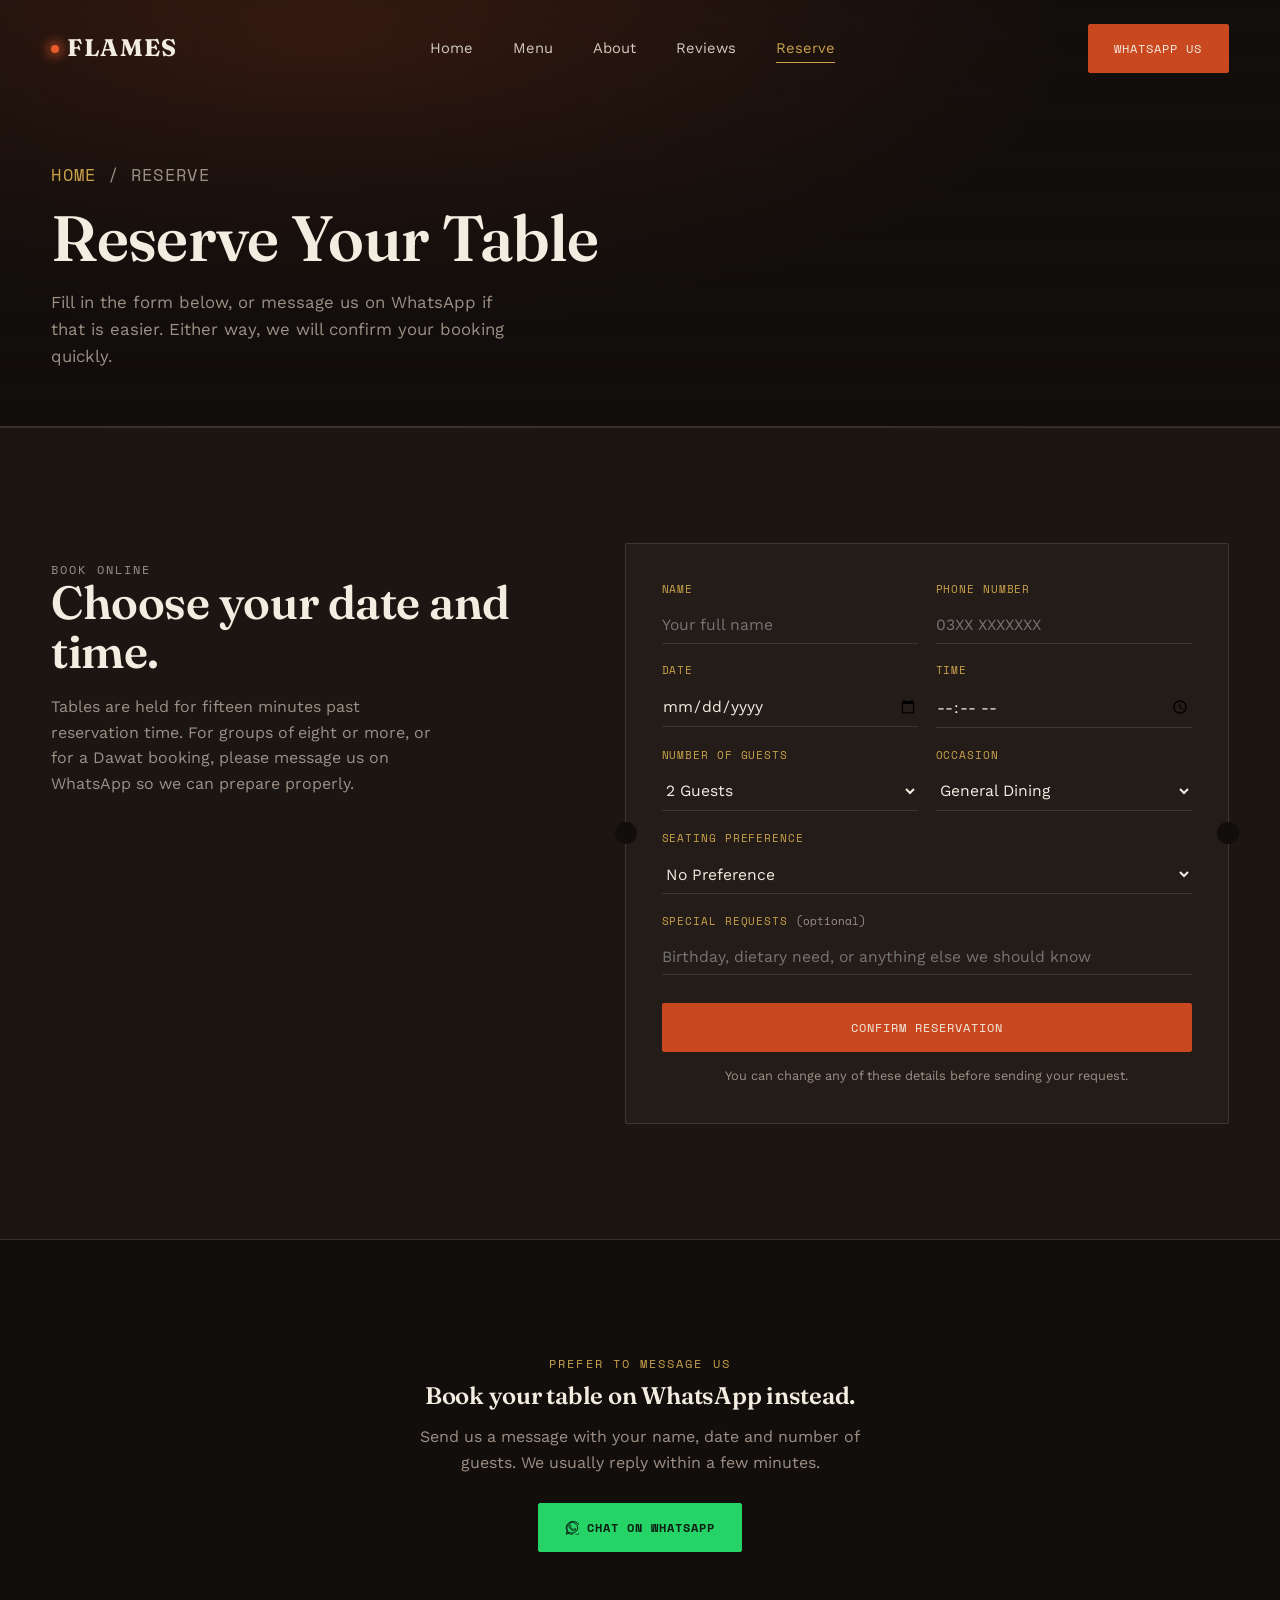
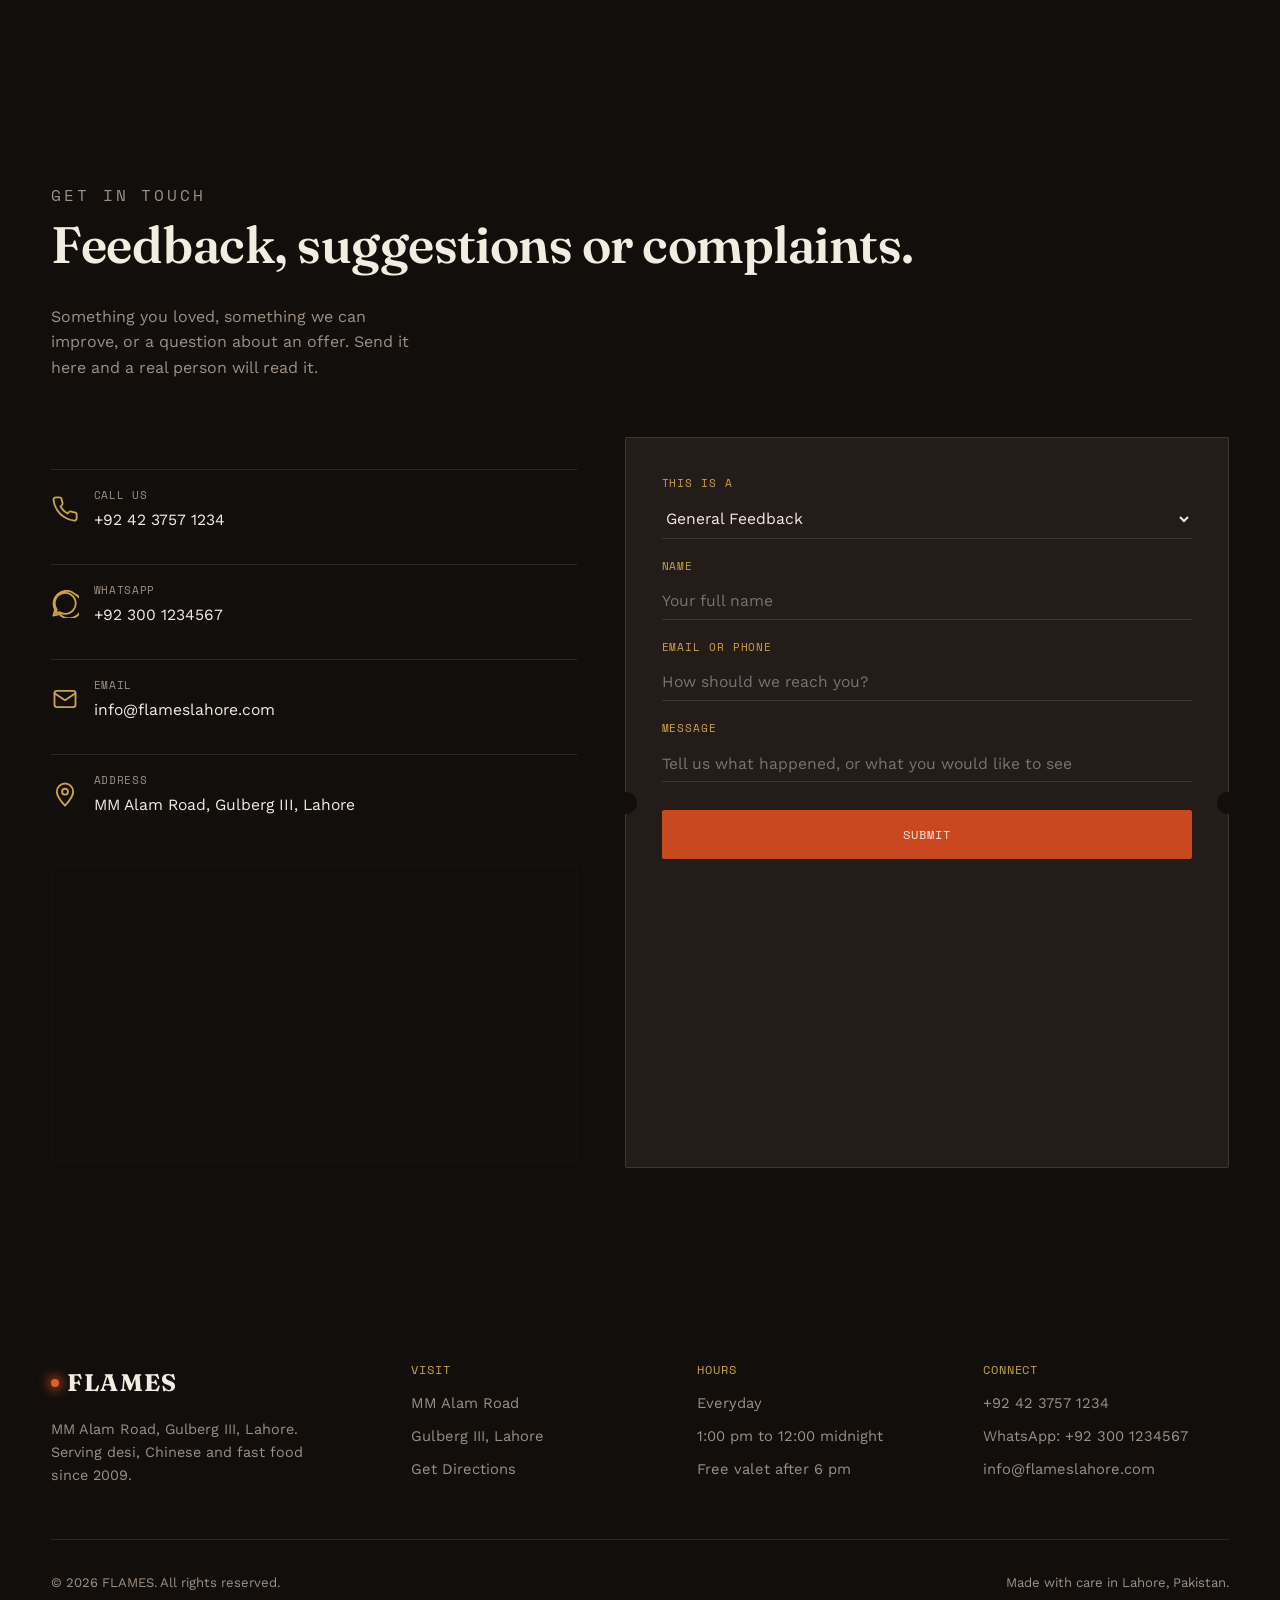
<file: reserve.html>
<!DOCTYPE html>
<html lang="en">
<head>
<meta charset="UTF-8">
<meta name="viewport" content="width=device-width, initial-scale=1.0">
<title>Reserve a Table | FLAMES Lahore</title>
<meta name="description" content="Book a table at FLAMES Lahore, or message us directly on WhatsApp. We reply fast.">
<link rel="preconnect" href="https://fonts.googleapis.com">
<link rel="preconnect" href="https://fonts.gstatic.com" crossorigin>
<link href="https://fonts.googleapis.com/css2?family=Fraunces:ital,opsz,wght@0,9..144,300;0,9..144,500;0,9..144,600;0,9..144,700;1,9..144,500;1,9..144,600&family=Work+Sans:wght@300;400;500;600&family=Space+Mono:wght@400;700&display=swap" rel="stylesheet">
<link rel="stylesheet" href="assets/style.css">
</head>
<body>

<header id="siteHeader">
  <div class="container">
    <nav>
      <a href="index.html" class="logo"><span class="logo-mark"></span>FLAMES</a>
      <ul class="nav-links">
        <li><a href="index.html">Home</a></li>
        <li><a href="menu.html">Menu</a></li>
        <li><a href="about.html">About</a></li>
        <li><a href="reviews.html">Reviews</a></li>
        <li><a href="reserve.html">Reserve</a></li>
      </ul>
      <a href="https://wa.me/923001234567?text=Hi%20FLAMES%2C%20I%20would%20like%20to%20book%20a%20table" target="_blank" rel="noopener" class="btn btn-solid nav-cta btn-whatsapp-nav">WhatsApp Us</a>
      <button class="hamburger" id="hamburgerBtn" aria-label="Open menu" aria-expanded="false">
        <span></span><span></span><span></span>
      </button>
    </nav>
  </div>
</header>

<div class="mobile-menu" id="mobileMenu">
  <a href="index.html">Home</a>
  <a href="menu.html">Menu</a>
  <a href="about.html">About</a>
  <a href="reviews.html">Reviews</a>
  <a href="reserve.html">Reserve a Table</a>
</div>

<main>

  <section class="page-hero">
    <div class="container">
      <p class="breadcrumb"><a href="index.html">Home</a> / Reserve</p>
      <h1>Reserve Your Table</h1>
      <p>Fill in the form below, or message us on WhatsApp if that is easier. Either way, we will confirm your booking quickly.</p>
    </div>
  </section>

  <section class="reserve" id="book">
    <div class="container">
      <div class="reserve-inner">
        <div class="reserve-copy reveal">
          <p class="eyebrow">Book Online</p>
          <h2>Choose your date and time.</h2>
          <p>Tables are held for fifteen minutes past reservation time. For groups of eight or more, or for a Dawat booking, please message us on WhatsApp so we can prepare properly.</p>
        </div>
        <form class="ticket reveal" id="reserveForm">
          <div class="form-grid">
            <div class="field"><label for="fname">Name</label><input id="fname" type="text" placeholder="Your full name" required></div>
            <div class="field"><label for="fphone">Phone Number</label><input id="fphone" type="tel" placeholder="03XX XXXXXXX" required></div>
            <div class="field"><label for="fdate">Date</label><input id="fdate" type="date" required></div>
            <div class="field"><label for="ftime">Time</label><input id="ftime" type="time" required></div>
            <div class="field"><label for="fparty">Number of Guests</label>
              <select id="fparty">
                <option>2 Guests</option><option>3 Guests</option><option>4 Guests</option>
                <option>5 Guests</option><option>6 Guests</option><option>7+ Guests, we will call you</option>
              </select>
            </div>
            <div class="field"><label for="foccasion">Occasion</label>
              <select id="foccasion">
                <option value="general">General Dining</option>
                <option value="romance">Romantic / Celebration</option>
                <option value="family">Family / Dawat</option>
                <option value="friends">Friends / Group</option>
                <option value="business">Business Meeting</option>
              </select>
            </div>
            <div class="field full"><label for="fseating">Seating Preference</label>
              <select id="fseating">
                <option value="no-preference">No Preference</option>
                <option value="indoor">Indoor, Main Hall</option>
                <option value="family">Family Section</option>
                <option value="private">Private / Quiet Seating</option>
              </select>
            </div>
            <div class="field full"><label for="fnotes">Special Requests <span style="color:var(--smoke); text-transform:none; letter-spacing:0;">(optional)</span></label>
              <input id="fnotes" type="text" placeholder="Birthday, dietary need, or anything else we should know">
            </div>
          </div>
          <button type="submit" class="btn btn-solid">Confirm Reservation</button>
          <p style="font-size:0.8rem; color:var(--smoke); margin-top:0.9rem; text-align:center;">You can change any of these details before sending your request.</p>
        </form>
      </div>
    </div>
  </section>

  <section id="whatsapp-cta">
    <div class="container" style="text-align:center;">
      <p class="eyebrow" style="justify-content:center; display:flex;">Prefer to Message Us</p>
      <h2 class="reveal" style="margin-top:0.6rem;">Book your table on WhatsApp instead.</h2>
      <p class="reveal" style="color:var(--smoke); max-width:44ch; margin:1rem auto 0;">Send us a message with your name, date and number of guests. We usually reply within a few minutes.</p>
      <div class="hero-actions" style="justify-content:center; margin-top:1.75rem;">
        <a href="https://wa.me/923001234567?text=Hi%20FLAMES%2C%20I%20would%20like%20to%20book%20a%20table.%20Name%3A%20%0ADate%3A%20%0ATime%3A%20%0AGuests%3A%20" target="_blank" rel="noopener" class="btn btn-whatsapp ember-glow">
          <svg class="icon" viewBox="0 0 24 24" fill="currentColor" stroke="none"><path d="M20.5 3.5a11 11 0 0 0-17 13.4L2 22l5.3-1.4A11 11 0 1 0 20.5 3.5zm-8.5 17a9 9 0 0 1-4.6-1.3l-.3-.2-3.1.8.9-3-.2-.3A9 9 0 1 1 12 20.5zm5-6.7c-.3-.1-1.6-.8-1.8-.9-.2-.1-.4-.1-.6.1s-.7.9-.9 1c-.2.2-.3.2-.6.1-.3-.1-1.2-.4-2.3-1.4-.9-.8-1.4-1.7-1.6-2-.2-.3 0-.5.1-.6l.4-.5c.1-.2.2-.3.3-.5.1-.2 0-.4 0-.5-.1-.1-.6-1.5-.8-2-.2-.5-.4-.4-.6-.4h-.5c-.2 0-.5.1-.7.3-.2.2-.9.9-.9 2.2s1 2.6 1.1 2.7c.1.2 2 3 4.8 4.2.7.3 1.2.5 1.6.6.7.2 1.3.2 1.8.1.5-.1 1.6-.7 1.9-1.3.2-.6.2-1.1.2-1.3-.1-.1-.3-.2-.6-.3z"/></svg>
          Chat on WhatsApp
        </a>
      </div>
    </div>
  </section>

  <section id="contact">
    <div class="container">
      <div class="section-head reveal">
        <div>
          <p class="eyebrow">Get in Touch</p>
          <h2>Feedback, suggestions or complaints.</h2>
        </div>
        <p>Something you loved, something we can improve, or a question about an offer. Send it here and a real person will read it.</p>
      </div>

      <div class="reserve-inner">
        <div class="reveal">
          <div class="contact-methods">
            <div class="contact-method">
              <svg class="icon icon-lg" viewBox="0 0 24 24"><path d="M22 16.92v3a2 2 0 0 1-2.18 2 19.79 19.79 0 0 1-8.63-3.07 19.5 19.5 0 0 1-6-6 19.79 19.79 0 0 1-3.07-8.67A2 2 0 0 1 4.11 2h3a2 2 0 0 1 2 1.72c.13.96.36 1.9.68 2.81a2 2 0 0 1-.45 2.11L8.09 9.91a16 16 0 0 0 6 6l1.27-1.27a2 2 0 0 1 2.11-.45c.91.32 1.85.55 2.81.68A2 2 0 0 1 22 16.92z"/></svg>
              <div><p class="label">Call Us</p><p class="val"><a href="tel:+924237571234">+92 42 3757 1234</a></p></div>
            </div>
            <div class="contact-method">
              <svg class="icon icon-lg" viewBox="0 0 24 24" fill="currentColor" stroke="none"><path d="M20.5 3.5a11 11 0 0 0-17 13.4L2 22l5.3-1.4A11 11 0 1 0 20.5 3.5zm-8.5 17a9 9 0 0 1-4.6-1.3l-.3-.2-3.1.8.9-3-.2-.3A9 9 0 1 1 12 20.5z"/></svg>
              <div><p class="label">WhatsApp</p><p class="val"><a href="https://wa.me/923001234567" target="_blank" rel="noopener">+92 300 1234567</a></p></div>
            </div>
            <div class="contact-method">
              <svg class="icon icon-lg" viewBox="0 0 24 24"><rect x="3" y="5" width="18" height="14" rx="2"/><path d="M3 7l9 6 9-6"/></svg>
              <div><p class="label">Email</p><p class="val"><a href="mailto:info@flameslahore.com">info@flameslahore.com</a></p></div>
            </div>
            <div class="contact-method">
              <svg class="icon icon-lg" viewBox="0 0 24 24"><path d="M12 22s7-7.58 7-12A7 7 0 0 0 5 10c0 4.42 7 12 7 12z"/><circle cx="12" cy="10" r="2.5"/></svg>
              <div><p class="label">Address</p><p class="val">MM Alam Road, Gulberg III, Lahore</p></div>
            </div>
          </div>
          <iframe class="map-embed" title="FLAMES location map" loading="lazy" src="https://www.google.com/maps?q=MM+Alam+Road+Gulberg+III+Lahore&output=embed"></iframe>
        </div>

        <form class="ticket reveal" id="feedbackForm">
          <div class="form-grid">
            <div class="field full"><label for="ftype">This Is a</label>
              <select id="ftype">
                <option value="feedback">General Feedback</option>
                <option value="suggestion">Suggestion</option>
                <option value="complaint">Complaint</option>
                <option value="experience">Question About an Experience or Offer</option>
              </select>
            </div>
            <div class="field full"><label for="fcname">Name</label><input id="fcname" type="text" placeholder="Your full name" required></div>
            <div class="field full"><label for="fcemail">Email or Phone</label><input id="fcemail" type="text" placeholder="How should we reach you?" required></div>
            <div class="field full"><label for="fmessage">Message</label><input id="fmessage" type="text" placeholder="Tell us what happened, or what you would like to see" required></div>
          </div>
          <button type="submit" class="btn btn-solid">Submit</button>
        </form>
      </div>
    </div>
  </section>

</main>

<footer>
  <div class="container">
    <div class="footer-grid">
      <div>
        <a href="index.html" class="logo"><span class="logo-mark"></span>FLAMES</a>
        <p style="color:var(--smoke); font-size:0.9rem; margin-top:1rem; max-width:32ch;">MM Alam Road, Gulberg III, Lahore. Serving desi, Chinese and fast food since 2009.</p>
      </div>
      <div>
        <h4>Visit</h4>
        <ul>
          <li>MM Alam Road</li>
          <li>Gulberg III, Lahore</li>
          <li><a href="https://maps.google.com/?q=MM+Alam+Road+Gulberg+III+Lahore" target="_blank" rel="noopener">Get Directions</a></li>
        </ul>
      </div>
      <div>
        <h4>Hours</h4>
        <ul>
          <li>Everyday</li>
          <li>1:00 pm to 12:00 midnight</li>
          <li>Free valet after 6 pm</li>
        </ul>
      </div>
      <div>
        <h4>Connect</h4>
        <ul>
          <li><a href="tel:+924237571234">+92 42 3757 1234</a></li>
          <li><a href="https://wa.me/923001234567">WhatsApp: +92 300 1234567</a></li>
          <li><a href="mailto:info@flameslahore.com">info@flameslahore.com</a></li>
        </ul>
      </div>
    </div>
    <div class="footer-bottom">
      <span>&copy; 2026 FLAMES. All rights reserved.</span>
      <span>Made with care in Lahore, Pakistan.</span>
    </div>
  </div>
</footer>

<script src="assets/script.js"></script>
<script>
  // Prefill occasion from a query string, e.g. reserve.html?occasion=family
  const params = new URLSearchParams(window.location.search);
  const occasionParam = params.get('occasion');
  const occasionSelect = document.getElementById('foccasion');
  if (occasionParam && occasionSelect) {
    occasionSelect.value = occasionParam;
  }

  const form = document.getElementById('reserveForm');
  form.addEventListener('submit', (e) => {
    e.preventDefault();
    const btn = form.querySelector('button[type="submit"]');
    btn.textContent = 'Request Sent, We Will Confirm Shortly';
    btn.disabled = true;
  });

  const feedbackForm = document.getElementById('feedbackForm');
  feedbackForm.addEventListener('submit', (e) => {
    e.preventDefault();
    const btn = feedbackForm.querySelector('button[type="submit"]');
    btn.textContent = 'Received, Thank You';
    btn.disabled = true;
  });
</script>
</body>
</html>
</file>
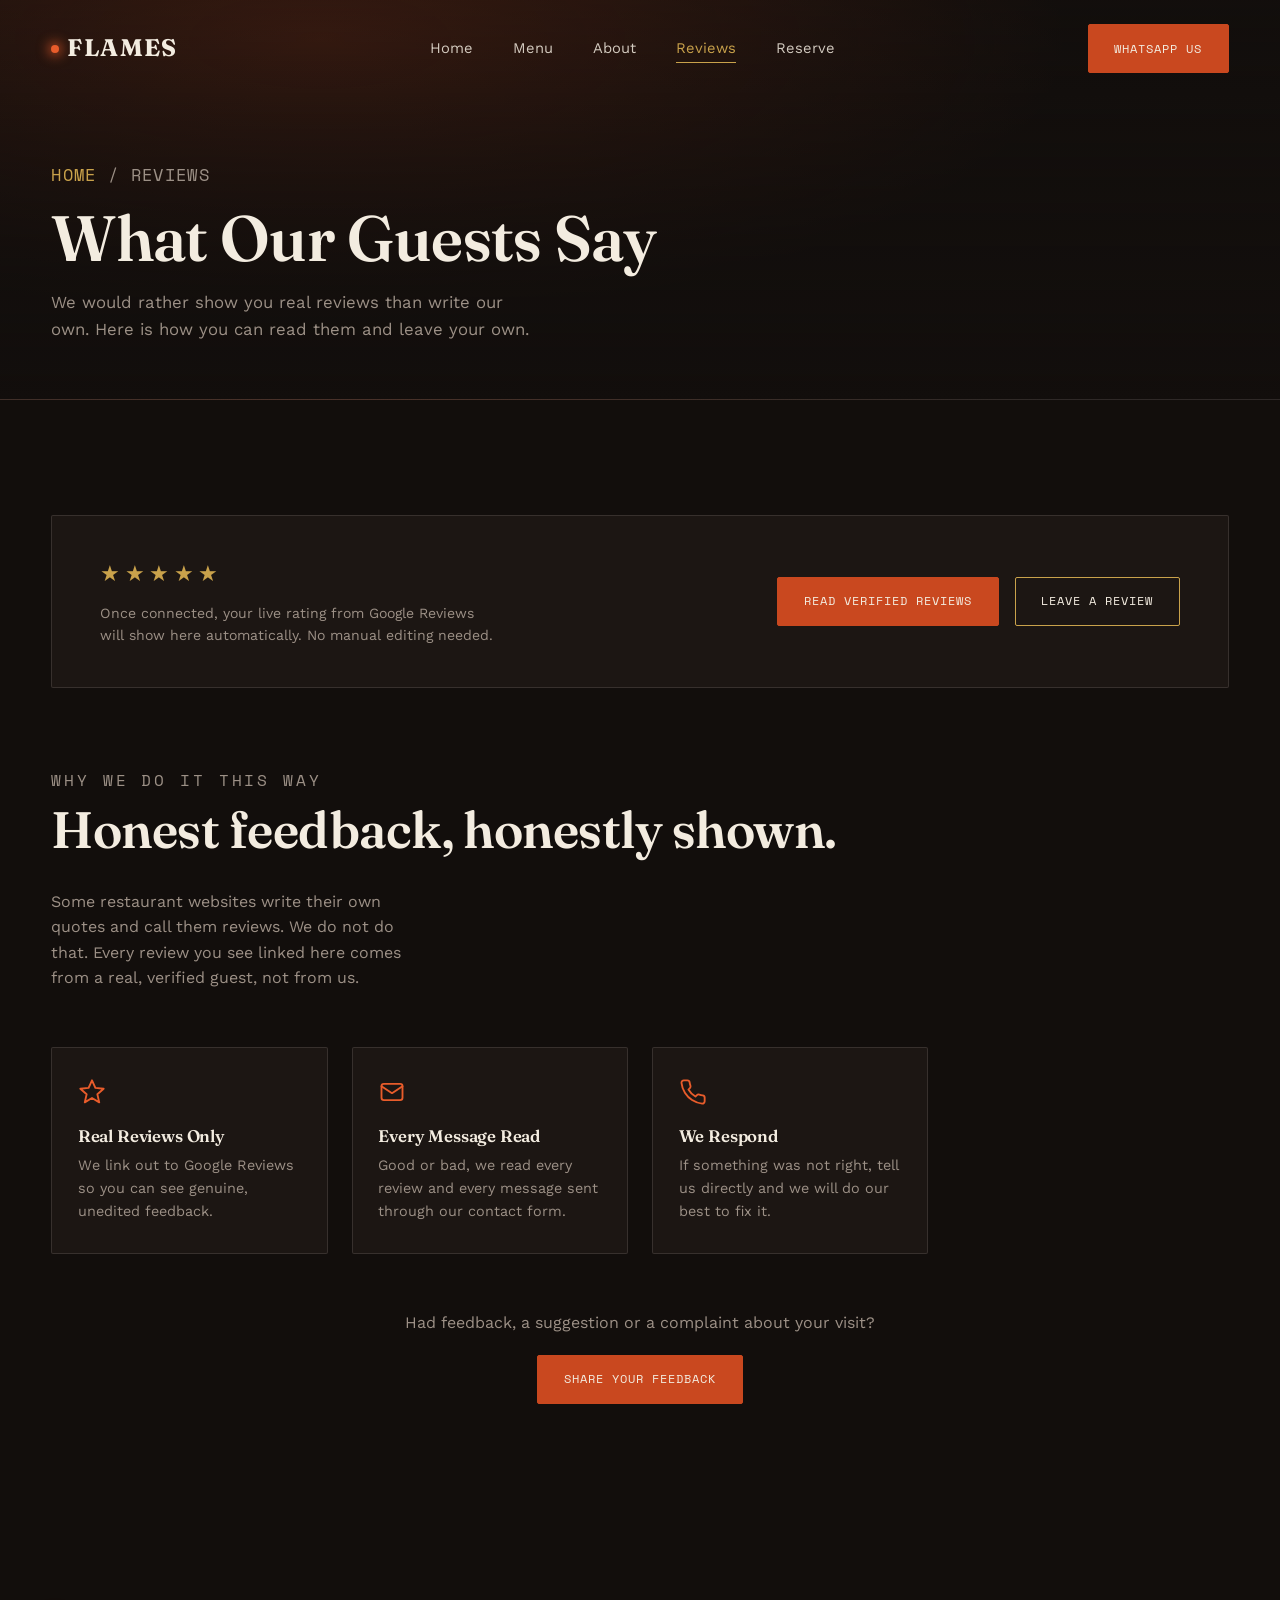
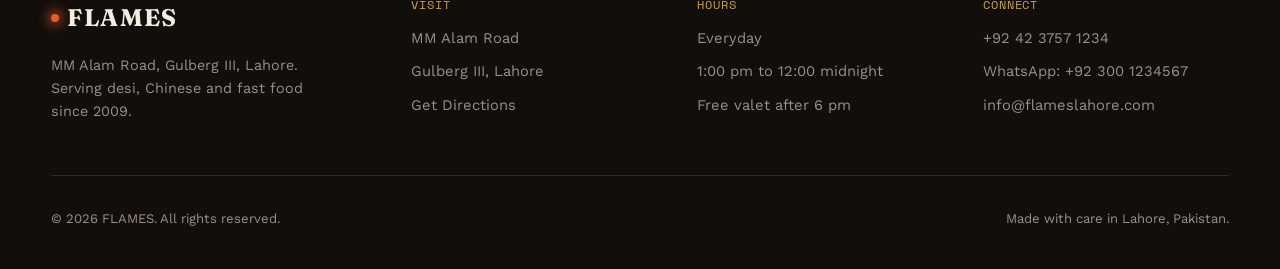
<file: reviews.html>
<!DOCTYPE html>
<html lang="en">
<head>
<meta charset="UTF-8">
<meta name="viewport" content="width=device-width, initial-scale=1.0">
<title>Reviews | FLAMES Lahore</title>
<meta name="description" content="See what real guests are saying about FLAMES, Lahore's favorite spot for desi, Chinese and fast food.">
<link rel="preconnect" href="https://fonts.googleapis.com">
<link rel="preconnect" href="https://fonts.gstatic.com" crossorigin>
<link href="https://fonts.googleapis.com/css2?family=Fraunces:ital,opsz,wght@0,9..144,300;0,9..144,500;0,9..144,600;0,9..144,700;1,9..144,500;1,9..144,600&family=Work+Sans:wght@300;400;500;600&family=Space+Mono:wght@400;700&display=swap" rel="stylesheet">
<link rel="stylesheet" href="assets/style.css">
</head>
<body>

<header id="siteHeader">
  <div class="container">
    <nav>
      <a href="index.html" class="logo"><span class="logo-mark"></span>FLAMES</a>
      <ul class="nav-links">
        <li><a href="index.html">Home</a></li>
        <li><a href="menu.html">Menu</a></li>
        <li><a href="about.html">About</a></li>
        <li><a href="reviews.html">Reviews</a></li>
        <li><a href="reserve.html">Reserve</a></li>
      </ul>
      <a href="https://wa.me/923001234567?text=Hi%20FLAMES%2C%20I%20would%20like%20to%20book%20a%20table" target="_blank" rel="noopener" class="btn btn-solid nav-cta btn-whatsapp-nav">WhatsApp Us</a>
      <button class="hamburger" id="hamburgerBtn" aria-label="Open menu" aria-expanded="false">
        <span></span><span></span><span></span>
      </button>
    </nav>
  </div>
</header>

<div class="mobile-menu" id="mobileMenu">
  <a href="index.html">Home</a>
  <a href="menu.html">Menu</a>
  <a href="about.html">About</a>
  <a href="reviews.html">Reviews</a>
  <a href="reserve.html">Reserve a Table</a>
</div>

<main>

  <section class="page-hero">
    <div class="container">
      <p class="breadcrumb"><a href="index.html">Home</a> / Reviews</p>
      <h1>What Our Guests Say</h1>
      <p>We would rather show you real reviews than write our own. Here is how you can read them and leave your own.</p>
    </div>
  </section>

  <section id="reviews">
    <div class="container">
      <div class="review-panel reveal">
        <div class="review-stat">
          <div class="review-stars" aria-hidden="true">★★★★★</div>
          <p class="review-sync-note">Once connected, your live rating from Google Reviews will show here automatically. No manual editing needed.</p>
        </div>
        <div class="review-actions">
          <a href="https://www.google.com/search?q=FLAMES+restaurant+Lahore+reviews" target="_blank" rel="noopener" class="btn btn-solid">Read Verified Reviews</a>
          <a href="https://www.google.com/search?q=FLAMES+restaurant+Lahore+reviews" target="_blank" rel="noopener" class="btn">Leave a Review</a>
        </div>
      </div>

      <div class="section-head reveal" style="margin-top:5rem;">
        <div>
          <p class="eyebrow">Why We Do It This Way</p>
          <h2>Honest feedback, honestly shown.</h2>
        </div>
        <p>Some restaurant websites write their own quotes and call them reviews. We do not do that. Every review you see linked here comes from a real, verified guest, not from us.</p>
      </div>

      <div class="icon-feature-grid">
        <div class="icon-feature reveal">
          <svg class="icon icon-lg" viewBox="0 0 24 24"><path d="M12 2l2.9 6.5 7.1.7-5.4 4.7 1.6 7-6.2-3.7-6.2 3.7 1.6-7L2 9.2l7.1-.7z"/></svg>
          <h4>Real Reviews Only</h4>
          <p>We link out to Google Reviews so you can see genuine, unedited feedback.</p>
        </div>
        <div class="icon-feature reveal">
          <svg class="icon icon-lg" viewBox="0 0 24 24"><rect x="3" y="5" width="18" height="14" rx="2"/><path d="M3 7l9 6 9-6"/></svg>
          <h4>Every Message Read</h4>
          <p>Good or bad, we read every review and every message sent through our contact form.</p>
        </div>
        <div class="icon-feature reveal">
          <svg class="icon icon-lg" viewBox="0 0 24 24"><path d="M22 16.92v3a2 2 0 0 1-2.18 2 19.79 19.79 0 0 1-8.63-3.07 19.5 19.5 0 0 1-6-6 19.79 19.79 0 0 1-3.07-8.67A2 2 0 0 1 4.11 2h3a2 2 0 0 1 2 1.72c.13.96.36 1.9.68 2.81a2 2 0 0 1-.45 2.11L8.09 9.91a16 16 0 0 0 6 6l1.27-1.27a2 2 0 0 1 2.11-.45c.91.32 1.85.55 2.81.68A2 2 0 0 1 22 16.92z"/></svg>
          <h4>We Respond</h4>
          <p>If something was not right, tell us directly and we will do our best to fix it.</p>
        </div>
      </div>

      <div style="text-align:center; margin-top:3.5rem;">
        <p style="color:var(--smoke); margin-bottom:1.2rem;">Had feedback, a suggestion or a complaint about your visit?</p>
        <a href="reserve.html#contact" class="btn btn-solid">Share Your Feedback</a>
      </div>
    </div>
  </section>

</main>

<footer id="contact">
  <div class="container">
    <div class="footer-grid">
      <div>
        <a href="index.html" class="logo"><span class="logo-mark"></span>FLAMES</a>
        <p style="color:var(--smoke); font-size:0.9rem; margin-top:1rem; max-width:32ch;">MM Alam Road, Gulberg III, Lahore. Serving desi, Chinese and fast food since 2009.</p>
      </div>
      <div>
        <h4>Visit</h4>
        <ul>
          <li>MM Alam Road</li>
          <li>Gulberg III, Lahore</li>
          <li><a href="https://maps.google.com/?q=MM+Alam+Road+Gulberg+III+Lahore" target="_blank" rel="noopener">Get Directions</a></li>
        </ul>
      </div>
      <div>
        <h4>Hours</h4>
        <ul>
          <li>Everyday</li>
          <li>1:00 pm to 12:00 midnight</li>
          <li>Free valet after 6 pm</li>
        </ul>
      </div>
      <div>
        <h4>Connect</h4>
        <ul>
          <li><a href="tel:+924237571234">+92 42 3757 1234</a></li>
          <li><a href="https://wa.me/923001234567">WhatsApp: +92 300 1234567</a></li>
          <li><a href="mailto:info@flameslahore.com">info@flameslahore.com</a></li>
        </ul>
      </div>
    </div>
    <div class="footer-bottom">
      <span>&copy; 2026 FLAMES. All rights reserved.</span>
      <span>Made with care in Lahore, Pakistan.</span>
    </div>
  </div>
</footer>

<script src="assets/script.js"></script>
</body>
</html>
</file>
<file: assets/style.css>
:root{
    --black:#120E0C;
    --charcoal:#1C1613;
    --charcoal-2:#241C18;
    --ember:#C9481F;
    --ember-bright:#E85C2B;
    --gold:#C9A24B;
    --cream:#F3ECE0;
    --smoke:#9C9086;
    --hairline: rgba(243,236,224,0.12);
    --radius: 2px;
    --ease: cubic-bezier(.16,.8,.24,1);
  }

  *{margin:0;padding:0;box-sizing:border-box;}

  html{scroll-behavior:smooth; overflow-x:hidden; width:100%;}

  body{
    background:var(--black);
    color:var(--cream);
    font-family:'Work Sans',sans-serif;
    font-weight:400;
    line-height:1.6;
    -webkit-font-smoothing:antialiased;
    overflow-x:hidden;
  }

  @media (prefers-reduced-motion: reduce){
    *{animation-duration:0.01ms !important; animation-iteration-count:1 !important; transition-duration:0.01ms !important; scroll-behavior:auto !important;}
  }

  img{max-width:100%;display:block;}
  a{color:inherit;text-decoration:none;}
  ul{list-style:none;}

  h1,h2,h3,h4{
    font-family:'Fraunces',serif;
    font-weight:600;
    line-height:1.05;
    letter-spacing:-0.01em;
  }

  .eyebrow{
    font-family:'Space Mono',monospace;
    font-size:0.72rem;
    letter-spacing:0.18em;
    text-transform:uppercase;
    color:var(--gold);
  }

  .container{
    max-width:1280px;
    margin:0 auto;
    padding:0 clamp(1.25rem,4vw,4rem);
  }

  :focus-visible{
    outline:2px solid var(--gold);
    outline-offset:3px;
  }

  /* ---------- Smoke wisp divider ---------- */
  .wisp{
    display:block;
    width:100%;
    height:36px;
    opacity:0.5;
  }
  .wisp path{ stroke:var(--hairline); stroke-width:1; fill:none; }

  /* ---------- Ember glow removed (was causing horizontal overflow on mobile) ---------- */
  .ember-glow{
    position:relative;
  }

  /* ---------- Nav ---------- */
  header{
    position:fixed;
    top:0; left:0; right:0;
    z-index:100;
    padding:1.5rem 0;
    transition:background .4s var(--ease), padding .4s var(--ease), border-color .4s var(--ease);
    border-bottom:1px solid transparent;
  }
  header.scrolled{
    background:rgba(18,14,12,0.92);
    backdrop-filter:blur(10px);
    padding:0.9rem 0;
    border-color:var(--hairline);
  }
  nav{
    display:flex;
    align-items:center;
    justify-content:space-between;
  }
  .logo{
    font-family:'Fraunces',serif;
    font-weight:700;
    font-size:1.5rem;
    letter-spacing:0.06em;
    display:flex;
    align-items:center;
    gap:0.5rem;
  }
  .logo-mark{
    width:8px;height:8px;border-radius:50%;
    background:var(--ember-bright);
    box-shadow:0 0 12px 3px rgba(232,92,43,0.7);
  }
  .nav-links{
    display:flex;
    gap:2.5rem;
    font-size:0.92rem;
  }
  .nav-links a{
    position:relative;
    color:var(--cream);
    opacity:0.85;
    transition:opacity .25s;
  }
  .nav-links a::after{
    content:'';
    position:absolute; left:0; bottom:-6px;
    width:0; height:1px;
    background:var(--gold);
    transition:width .25s var(--ease);
  }
  .nav-links a:hover{ opacity:1; }
  .nav-links a:hover::after{ width:100%; }

  .btn{
    display:inline-flex;
    align-items:center;
    gap:0.5rem;
    font-family:'Space Mono',monospace;
    font-size:0.78rem;
    letter-spacing:0.08em;
    text-transform:uppercase;
    padding:0.85rem 1.6rem;
    border:1px solid var(--gold);
    border-radius:var(--radius);
    color:var(--cream);
    background:transparent;
    cursor:pointer;
    transition:background .3s var(--ease), color .3s var(--ease), border-color .3s var(--ease);
  }
  .btn:hover{ background:var(--gold); color:var(--black); }
  .btn-solid{
    background:var(--ember);
    border-color:var(--ember);
    color:var(--cream);
  }
  .btn-solid:hover{
    background:var(--ember-bright);
    border-color:var(--ember-bright);
    color:var(--cream);
  }

  .nav-cta{ display:none; }
  @media(min-width:860px){ .nav-cta{ display:inline-flex; } }

  .hamburger{
    display:flex;
    flex-direction:column;
    gap:5px;
    background:none;border:none;cursor:pointer;
    padding:0.5rem;
  }
  .hamburger span{ width:22px; height:1.5px; background:var(--cream); }
  @media(min-width:860px){ .hamburger{ display:none; } }
  .nav-links{ display:none; }
  @media(min-width:860px){ .nav-links{ display:flex; } }

  .mobile-menu{
    position:fixed; inset:0;
    background:var(--black);
    z-index:99;
    display:flex; flex-direction:column;
    align-items:center; justify-content:center;
    gap:2rem;
    font-family:'Fraunces',serif;
    font-size:2rem;
    transform:translateY(-100%);
    transition:transform .5s var(--ease);
  }
  .mobile-menu.open{ transform:translateY(0); }

  /* ---------- Hero ---------- */
  .hero{
    min-height:100svh;
    display:flex;
    flex-direction:column;
    justify-content:flex-end;
    position:relative;
    padding-top:8rem;
    background:
      linear-gradient(180deg, rgba(18,14,12,0.15) 0%, rgba(18,14,12,0.55) 55%, var(--black) 100%),
      radial-gradient(ellipse at 30% 20%, rgba(201,72,31,0.35), transparent 55%),
      url('https://images.unsplash.com/photo-1544025162-d76694265947?q=80&w=1800&auto=format&fit=crop') center 30%/cover no-repeat;
  }
  .hero-inner{
    padding-bottom:3.5rem;
  }
  .hero h1{
    font-size:clamp(3rem, 8vw, 6.5rem);
    max-width:16ch;
    color:var(--cream);
  }
  .hero h1 em{
    font-style:italic;
    color:var(--ember-bright);
    font-weight:500;
  }
  .hero-sub{
    max-width:42ch;
    font-size:1.1rem;
    color:var(--smoke);
    margin-top:1.5rem;
  }
  .hero-actions{
    display:flex;
    gap:1rem;
    margin-top:2.5rem;
    flex-wrap:wrap;
  }
  .info-bar{
    border-top:1px solid var(--hairline);
    margin-top:3.5rem;
    padding-top:1.5rem;
    display:grid;
    grid-template-columns:repeat(auto-fit,minmax(160px,1fr));
    gap:1.5rem;
  }
  .info-item .eyebrow{ margin-bottom:0.35rem; }
  .info-item p{ font-size:0.95rem; color:var(--cream); opacity:0.9; }

  /* ---------- Why-FLAMES strip ---------- */
  .why-strip{ padding:3.5rem 0; }
  .why-grid{
    display:grid;
    grid-template-columns:1fr;
    gap:2rem;
    padding-top:1rem;
  }
  @media(min-width:720px){ .why-grid{ grid-template-columns:repeat(4,1fr); } }
  .why-item{
    border-top:1px solid var(--hairline);
    padding-top:1.1rem;
  }
  .why-item h4{ font-size:1.15rem; font-weight:600; margin-top:0.5rem; }
  .why-item p{ color:var(--smoke); font-size:0.9rem; margin-top:0.5rem; }

  /* ---------- Ticker ---------- */
  .ticker-wrap{
    border-top:1px solid var(--hairline);
    border-bottom:1px solid var(--hairline);
    background:var(--charcoal);
    padding:1.1rem 0;
    overflow:hidden;
  }
  .ticker{
    display:flex;
    gap:3.5rem;
    white-space:nowrap;
    animation:scroll 32s linear infinite;
    width:max-content;
    font-family:'Space Mono',monospace;
    font-size:0.82rem;
    letter-spacing:0.05em;
    color:var(--smoke);
  }
  .ticker span{ color:var(--gold); margin-right:0.6rem; }
  @keyframes scroll{
    from{ transform:translateX(0); }
    to{ transform:translateX(-50%); }
  }

  /* ---------- Section basics ---------- */
  section{ padding:clamp(4rem,9vw,8rem) 0; }
  .section-head{
    display:flex;
    justify-content:space-between;
    align-items:flex-end;
    gap:2rem;
    margin-bottom:3.5rem;
    flex-wrap:wrap;
  }
  .section-head h2{
    font-size:clamp(2.1rem,4.5vw,3.2rem);
    margin-top:0.6rem;
  }
  .section-head p{
    max-width:38ch;
    color:var(--smoke);
    font-size:1rem;
  }

  .reveal{
    opacity:0;
    transform:translateY(28px);
    transition:opacity .8s var(--ease), transform .8s var(--ease);
  }
  .reveal.in{ opacity:1; transform:translateY(0); }

  /* ---------- Dishes ---------- */
  .dish-grid{
    display:grid;
    grid-template-columns:repeat(12,1fr);
    gap:1.5rem;
  }
  .dish-card{
    position:relative;
    border-radius:var(--radius);
    overflow:hidden;
    background:var(--charcoal);
    border:1px solid var(--hairline);
    grid-column:span 12;
  }
  @media(min-width:720px){
    .dish-card:nth-child(1){ grid-column:span 7; }
    .dish-card:nth-child(2){ grid-column:span 5; }
    .dish-card:nth-child(3){ grid-column:span 5; }
    .dish-card:nth-child(4){ grid-column:span 7; }
  }
  .dish-img{
    height:340px;
    background-size:cover;
    background-position:center;
    filter:saturate(1.05) contrast(1.05);
    transition:transform .7s var(--ease);
  }
  .dish-card:hover .dish-img{ transform:scale(1.05); }
  .dish-body{
    padding:1.5rem 1.75rem 1.85rem;
    display:flex;
    justify-content:space-between;
    align-items:flex-start;
    gap:1rem;
  }
  .dish-body h3{ font-size:1.35rem; font-weight:600; }
  .dish-body p{ color:var(--smoke); font-size:0.92rem; margin-top:0.4rem; max-width:36ch; }
  .price{
    font-family:'Space Mono',monospace;
    color:var(--gold);
    font-size:0.95rem;
    white-space:nowrap;
  }

  /* ---------- Gallery ---------- */
  .gal-grid{
    display:grid;
    grid-template-columns:repeat(6,1fr);
    grid-auto-rows:160px;
    gap:0.9rem;
  }
  @media(max-width:720px){ .gal-grid{ grid-template-columns:repeat(2,1fr); grid-auto-rows:150px; } }
  .gal-item{
    position:relative;
    border-radius:var(--radius);
    background-size:cover;
    background-position:center;
    grid-column:span 2;
    overflow:hidden;
  }
  .gal-tall{ grid-row:span 2; }
  .gal-wide{ grid-column:span 4; }
  @media(max-width:720px){ .gal-tall{ grid-row:span 1; } .gal-wide{ grid-column:span 2; } }
  .gal-item::before{
    content:'';
    position:absolute; inset:0;
    background:linear-gradient(180deg, transparent 55%, rgba(18,14,12,0.85) 100%);
  }
  .gal-tag{
    position:absolute;
    left:1rem; bottom:0.9rem;
    font-family:'Space Mono',monospace;
    font-size:0.72rem;
    letter-spacing:0.08em;
    text-transform:uppercase;
    color:var(--cream);
  }

  /* ---------- Story ---------- */
  .story{
    display:grid;
    grid-template-columns:1fr;
    gap:3rem;
    align-items:center;
  }
  @media(min-width:900px){ .story{ grid-template-columns:0.9fr 1.1fr; gap:4.5rem; } }
  .story-img{
    aspect-ratio:4/5;
    background:url('https://images.unsplash.com/photo-1577219491135-ce391730fb2c?q=80&w=1200&auto=format&fit=crop') center/cover;
    border-radius:var(--radius);
  }
  .story-copy h2{ font-size:clamp(2rem,4vw,2.8rem); margin-bottom:1.3rem; }
  .story-copy p{ color:var(--smoke); margin-bottom:1.1rem; max-width:52ch; }
  .stat-row{
    display:grid;
    grid-template-columns:repeat(3,1fr);
    gap:1.5rem;
    margin-top:2.5rem;
    border-top:1px solid var(--hairline);
    padding-top:2rem;
  }
  .stat-row .num{
    font-family:'Fraunces',serif;
    font-size:2.1rem;
    font-weight:600;
    color:var(--ember-bright);
  }
  .stat-row .label{
    font-family:'Space Mono',monospace;
    font-size:0.72rem;
    letter-spacing:0.08em;
    text-transform:uppercase;
    color:var(--smoke);
    margin-top:0.3rem;
  }

  /* ---------- Experiences (occasion-based) ---------- */
  .occ-tabs{
    display:flex;
    gap:0.75rem;
    flex-wrap:wrap;
    margin-bottom:3rem;
  }
  .occ-tab{
    font-family:'Space Mono',monospace;
    font-size:0.78rem;
    letter-spacing:0.06em;
    text-transform:uppercase;
    padding:0.9rem 1.35rem;
    border:1px solid var(--hairline);
    border-radius:var(--radius);
    cursor:pointer;
    color:var(--smoke);
    background:transparent;
    transition:all .25s var(--ease);
    display:flex;
    align-items:center;
    gap:0.6rem;
  }
  .occ-tab .dot{
    width:5px;height:5px;border-radius:50%;
    background:var(--smoke);
    transition:background .25s;
  }
  .occ-tab.active, .occ-tab:hover{
    color:var(--cream);
    border-color:var(--gold);
  }
  .occ-tab.active .dot{ background:var(--ember-bright); box-shadow:0 0 8px 2px rgba(232,92,43,0.6); }

  .occ-panel{
    display:grid;
    grid-template-columns:1fr;
    gap:2.5rem;
    align-items:stretch;
  }
  @media(min-width:900px){ .occ-panel{ grid-template-columns:0.85fr 1.15fr; } }
  .occ-img{
    border-radius:var(--radius);
    background-size:cover;
    background-position:center;
    min-height:280px;
  }
  .occ-copy{
    background:var(--charcoal);
    border:1px solid var(--hairline);
    border-radius:var(--radius);
    padding:2.25rem clamp(1.5rem,3vw,2.75rem);
    display:flex;
    flex-direction:column;
  }
  .occ-copy h3{ font-size:clamp(1.6rem,2.6vw,2.1rem); margin-top:0.5rem; }
  .occ-copy > p{ color:var(--smoke); margin-top:0.9rem; max-width:52ch; }
  .occ-features{
    margin-top:1.75rem;
    display:grid;
    grid-template-columns:1fr;
    gap:0.6rem;
  }
  @media(min-width:560px){ .occ-features{ grid-template-columns:1fr 1fr; } }
  .occ-features li{
    display:flex;
    gap:0.6rem;
    align-items:flex-start;
    font-size:0.92rem;
    color:var(--cream);
    opacity:0.92;
  }
  .occ-features li::before{
    content:'';
    width:5px; height:5px;
    border-radius:50%;
    background:var(--gold);
    margin-top:0.55em;
    flex-shrink:0;
  }
  .occ-note{
    margin-top:1.75rem;
    font-size:0.85rem;
    color:var(--smoke);
    font-style:italic;
  }
  .occ-copy .btn{ margin-top:2rem; align-self:flex-start; }

  /* ---------- Menu preview ---------- */
  .menu-tabs{
    display:flex;
    gap:0.75rem;
    margin-bottom:2.5rem;
    flex-wrap:wrap;
  }
  .tab{
    font-family:'Space Mono',monospace;
    font-size:0.78rem;
    letter-spacing:0.06em;
    text-transform:uppercase;
    padding:0.6rem 1.1rem;
    border:1px solid var(--hairline);
    border-radius:var(--radius);
    cursor:pointer;
    color:var(--smoke);
    background:transparent;
    transition:all .25s;
  }
  .tab.active, .tab:hover{
    color:var(--black);
    background:var(--gold);
    border-color:var(--gold);
  }
  .menu-list{ display:none; }
  .menu-list.active{ display:block; }
  .menu-row{
    display:flex;
    justify-content:space-between;
    align-items:baseline;
    gap:1rem;
    padding:1.35rem 0;
    border-bottom:1px solid var(--hairline);
  }
  .menu-row:first-child{ border-top:1px solid var(--hairline); }
  .menu-row .name{ font-family:'Fraunces',serif; font-size:1.15rem; font-weight:500; }
  .menu-row .desc{ color:var(--smoke); font-size:0.88rem; margin-top:0.3rem; max-width:48ch; }
  .menu-row .dots{ flex:1; border-bottom:1px dotted var(--hairline); margin:0 0.5rem 0.4rem; min-width:20px; display:none; }
  @media(min-width:640px){ .menu-row .dots{ display:block; } }

  /* ---------- Reviews ---------- */
  .review-panel{
    display:flex;
    flex-wrap:wrap;
    justify-content:space-between;
    align-items:center;
    gap:2rem;
    background:var(--charcoal);
    border:1px solid var(--hairline);
    border-radius:var(--radius);
    padding:2.5rem clamp(1.5rem,4vw,3rem);
  }
  .review-stars{
    font-size:1.4rem;
    letter-spacing:0.2em;
    color:var(--gold);
  }
  .review-sync-note{
    color:var(--smoke);
    font-size:0.88rem;
    max-width:44ch;
    margin-top:0.6rem;
  }
  .review-actions{ display:flex; gap:1rem; flex-wrap:wrap; }

  /* ---------- Reservation ---------- */
  .reserve{
    background:var(--charcoal);
    border-top:1px solid var(--hairline);
    border-bottom:1px solid var(--hairline);
  }
  .reserve-inner{
    display:grid;
    grid-template-columns:1fr;
    gap:3rem;
  }
  @media(min-width:920px){ .reserve-inner{ grid-template-columns:1fr 1.15fr; } }
  .reserve-copy h2{ font-size:clamp(2rem,4vw,2.9rem); }
  .reserve-copy p{ color:var(--smoke); margin-top:1.1rem; max-width:40ch; }
  .ticket{
    background:var(--charcoal-2);
    border:1px solid var(--hairline);
    border-radius:var(--radius);
    padding:2.25rem;
    position:relative;
  }
  .ticket::before, .ticket::after{
    content:'';
    position:absolute;
    width:22px; height:22px;
    background:var(--black);
    border-radius:50%;
    top:50%; transform:translateY(-50%);
  }
  .ticket::before{ left:-11px; }
  .ticket::after{ right:-11px; }
  .form-grid{
    display:grid;
    grid-template-columns:1fr 1fr;
    gap:1.1rem;
  }
  .form-grid .full{ grid-column:1 / -1; }
  .field label{
    display:block;
    font-family:'Space Mono',monospace;
    font-size:0.7rem;
    letter-spacing:0.08em;
    text-transform:uppercase;
    color:var(--gold);
    margin-bottom:0.5rem;
  }
  .field input, .field select{
    width:100%;
    background:transparent;
    border:none;
    border-bottom:1px solid var(--hairline);
    color:var(--cream);
    font-family:'Work Sans',sans-serif;
    font-size:0.98rem;
    padding:0.55rem 0;
  }
  .field select option{ background:var(--charcoal-2); }
  .field input:focus, .field select:focus{ border-color:var(--gold); }
  .ticket .btn{ margin-top:1.75rem; width:100%; justify-content:center; }

  /* ---------- Feedback panel ---------- */
  .feedback-panel{
    display:grid;
    grid-template-columns:1fr 1fr;
    gap:1.4rem;
    background:var(--charcoal);
    border:1px solid var(--hairline);
    border-radius:var(--radius);
    padding:2.25rem clamp(1.5rem,4vw,2.75rem);
  }
  @media(max-width:640px){ .feedback-panel{ grid-template-columns:1fr; } }
  .feedback-panel .btn{ grid-column:1 / -1; justify-self:start; margin-top:0.5rem; }

  /* ---------- Footer ---------- */
  footer{ padding:5rem 0 2.5rem; }
  .footer-grid{
    display:grid;
    grid-template-columns:1.3fr 1fr 1fr 1fr;
    gap:2.5rem;
    padding-bottom:3rem;
    border-bottom:1px solid var(--hairline);
  }
  @media(max-width:760px){ .footer-grid{ grid-template-columns:1fr 1fr; } }
  .footer-grid h4{
    font-family:'Space Mono',monospace;
    font-size:0.72rem;
    letter-spacing:0.08em;
    text-transform:uppercase;
    color:var(--gold);
    margin-bottom:1rem;
    font-weight:400;
  }
  .footer-grid li{ margin-bottom:0.6rem; color:var(--smoke); font-size:0.92rem; }
  .footer-grid a:hover{ color:var(--cream); }
  .footer-actions{
    display:flex;
    flex-wrap:wrap;
    gap:0.8rem;
    padding:2.5rem 0 0.5rem;
  }
  .footer-bottom{
    display:flex;
    justify-content:space-between;
    align-items:center;
    padding-top:2rem;
    color:var(--smoke);
    font-size:0.82rem;
    flex-wrap:wrap;
    gap:1rem;
  }

  /* ---------- Icons ---------- */
  .icon{
    width:1em; height:1em;
    display:inline-block;
    vertical-align:-0.125em;
    stroke:currentColor;
    fill:none;
    stroke-width:1.6;
    stroke-linecap:round;
    stroke-linejoin:round;
  }
  .icon-lg{ width:28px; height:28px; }

  /* ---------- Nav active state ---------- */
  .nav-links a.active{ opacity:1; color:var(--gold); }
  .nav-links a.active::after{ width:100%; }

  /* ---------- WhatsApp button ---------- */
  .btn-whatsapp{
    background:#25D366;
    border-color:#25D366;
    color:#0B2013;
    font-weight:600;
  }
  .btn-whatsapp:hover{ background:#1EBE5A; border-color:#1EBE5A; color:#0B2013; }
  .btn-whatsapp .icon{ width:1.15em; height:1.15em; }

  /* ---------- Feature cards with icons (Home) ---------- */
  .icon-feature-grid{
    display:grid;
    grid-template-columns:1fr;
    gap:1.5rem;
  }
  @media(min-width:640px){ .icon-feature-grid{ grid-template-columns:repeat(2,1fr); } }
  @media(min-width:1000px){ .icon-feature-grid{ grid-template-columns:repeat(4,1fr); } }
  .icon-feature{
    background:var(--charcoal);
    border:1px solid var(--hairline);
    border-radius:var(--radius);
    padding:1.9rem 1.6rem;
  }
  .icon-feature .icon-lg{ color:var(--ember-bright); margin-bottom:1rem; }
  .icon-feature h4{ font-size:1.05rem; font-weight:600; margin-bottom:0.5rem; }
  .icon-feature p{ color:var(--smoke); font-size:0.9rem; }

  /* ---------- About page ---------- */
  .team-grid{
    display:grid;
    grid-template-columns:1fr;
    gap:1.75rem;
  }
  @media(min-width:640px){ .team-grid{ grid-template-columns:repeat(3,1fr); } }
  .team-card{
    background:var(--charcoal);
    border:1px solid var(--hairline);
    border-radius:var(--radius);
    overflow:hidden;
  }
  .team-photo{ height:260px; background-size:cover; background-position:center; }
  .team-body{ padding:1.4rem 1.5rem 1.7rem; }
  .team-body h4{ font-size:1.15rem; font-weight:600; }
  .team-body .role{ color:var(--gold); font-family:'Space Mono',monospace; font-size:0.75rem; letter-spacing:0.06em; text-transform:uppercase; margin-top:0.25rem; }
  .team-body p{ color:var(--smoke); font-size:0.88rem; margin-top:0.6rem; }

  .values-grid{
    display:grid;
    grid-template-columns:1fr;
    gap:1.75rem;
    margin-top:1rem;
  }
  @media(min-width:720px){ .values-grid{ grid-template-columns:repeat(2,1fr); } }
  .value-item{ border-top:1px solid var(--hairline); padding-top:1.1rem; display:flex; gap:1rem; }
  .value-item .icon-lg{ color:var(--gold); flex-shrink:0; }
  .value-item h4{ font-size:1.05rem; font-weight:600; margin-bottom:0.4rem; }
  .value-item p{ color:var(--smoke); font-size:0.9rem; }

  /* ---------- Menu page (category icon tabs) ---------- */
  .cat-tabs{
    display:flex;
    gap:0.9rem;
    flex-wrap:wrap;
    margin-bottom:3rem;
  }
  .cat-tab{
    display:flex;
    align-items:center;
    gap:0.6rem;
    font-family:'Space Mono',monospace;
    font-size:0.82rem;
    letter-spacing:0.05em;
    text-transform:uppercase;
    padding:0.9rem 1.4rem;
    border:1px solid var(--hairline);
    border-radius:var(--radius);
    cursor:pointer;
    color:var(--smoke);
    background:transparent;
    transition:all .25s var(--ease);
  }
  .cat-tab .icon{ color:var(--gold); }
  .cat-tab.active, .cat-tab:hover{ color:var(--cream); border-color:var(--gold); }
  .menu-page-list{ display:none; }
  .menu-page-list.active{ display:block; }
  .menu-sub-head{ font-family:'Fraunces',serif; font-size:1.35rem; font-weight:600; margin:2.2rem 0 0.5rem; color:var(--gold); }
  .menu-sub-head:first-child{ margin-top:0; }
  .veg-tag{
    font-family:'Space Mono',monospace;
    font-size:0.62rem;
    color:#7FBF6A;
    border:1px solid #7FBF6A;
    border-radius:2px;
    padding:0.05rem 0.35rem;
    margin-left:0.5rem;
    vertical-align:middle;
  }
  .spice-tag{
    font-family:'Space Mono',monospace;
    font-size:0.62rem;
    color:var(--ember-bright);
    border:1px solid var(--ember-bright);
    border-radius:2px;
    padding:0.05rem 0.35rem;
    margin-left:0.4rem;
    vertical-align:middle;
  }

  /* ---------- Contact / Reserve page ---------- */
  .contact-methods{
    display:grid;
    grid-template-columns:1fr;
    gap:1rem;
    margin-top:2rem;
  }
  .contact-method{
    display:flex;
    align-items:center;
    gap:0.9rem;
    padding:1rem 0;
    border-top:1px solid var(--hairline);
  }
  .contact-method .icon-lg{ color:var(--gold); flex-shrink:0; }
  .contact-method .label{ font-family:'Space Mono',monospace; font-size:0.7rem; letter-spacing:0.06em; text-transform:uppercase; color:var(--smoke); }
  .contact-method .val{ font-size:0.98rem; margin-top:0.2rem; }
  .map-embed{
    width:100%;
    aspect-ratio:16/9;
    border:1px solid var(--hairline);
    border-radius:var(--radius);
    margin-top:2rem;
    filter:grayscale(0.3) invert(0.92) contrast(0.9);
  }

  /* ---------- Page hero (non-home pages) ---------- */
  .page-hero{
    padding-top:9rem;
    padding-bottom:3.5rem;
    background:
      linear-gradient(180deg, rgba(18,14,12,0.35) 0%, var(--black) 100%),
      radial-gradient(ellipse at 25% 10%, rgba(201,72,31,0.3), transparent 55%);
    border-bottom:1px solid var(--hairline);
  }
  .page-hero h1{ font-size:clamp(2.4rem,6vw,4rem); max-width:20ch; }
  .page-hero p{ color:var(--smoke); max-width:48ch; margin-top:1.1rem; font-size:1.05rem; }
  .breadcrumb{ font-family:'Space Mono',monospace; font-size:0.72rem; letter-spacing:0.08em; text-transform:uppercase; color:var(--smoke); margin-bottom:1rem; }
  .breadcrumb a{ color:var(--gold); }

  /* ---------- Responsive polish ---------- */
  @media(max-width:480px){
    .hero-actions{ flex-direction:column; align-items:stretch; }
    .hero-actions .btn{ justify-content:center; text-align:center; }
    .form-grid{ grid-template-columns:1fr !important; }
    .footer-actions{ flex-direction:column; }
    .footer-actions .btn{ text-align:center; justify-content:center; }
  }
</file>
